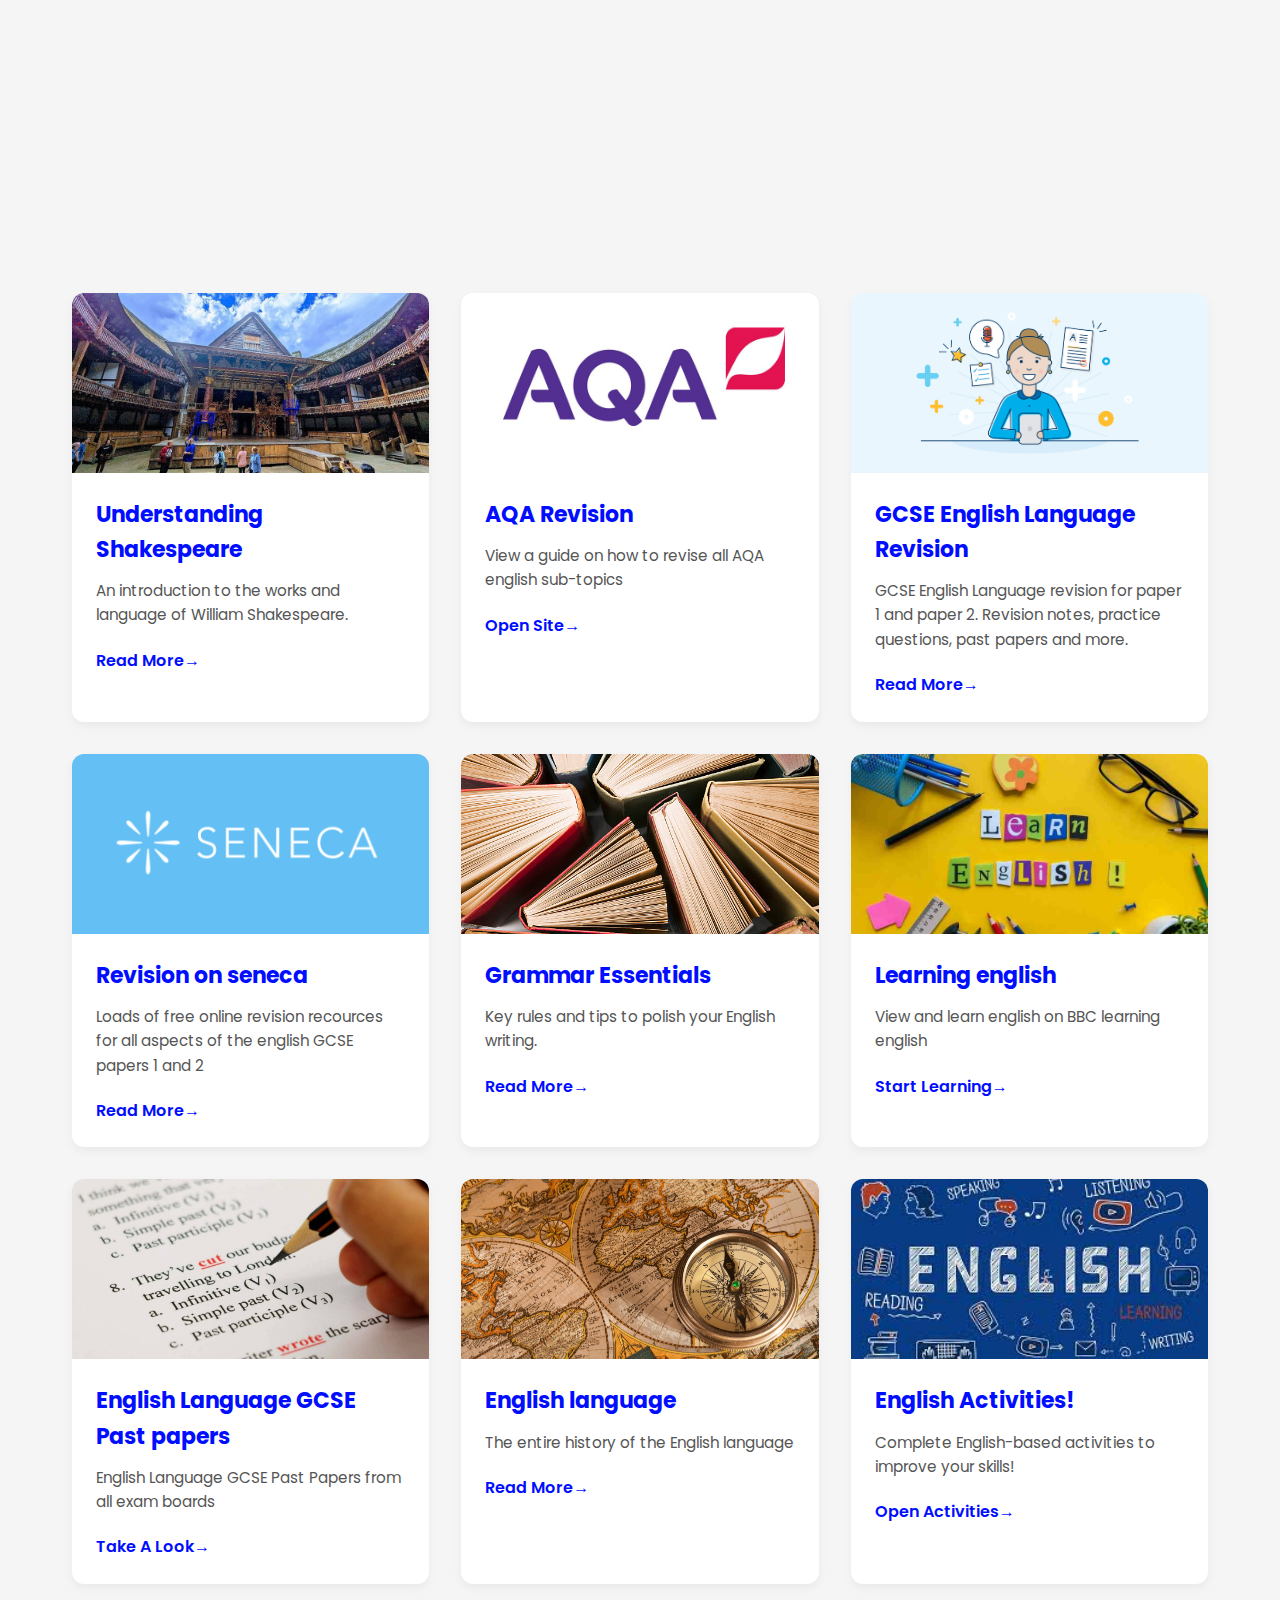
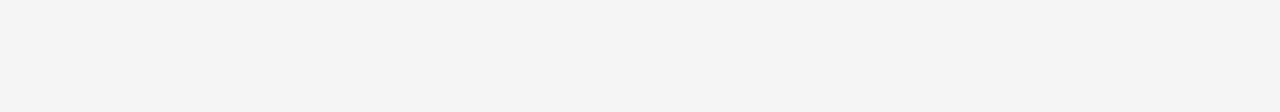
<file: index.html>
<!DOCTYPE html>
<html lang="en">
<head>
  <meta charset="UTF-8">
  <meta name="viewport" content="width=device-width,initial-scale=1">
  <title>englishpapers.org | English Revision Hub</title>
    <link rel="icon" type="image/png" href="[data-uri]">
  <!-- Google Font -->
  <link href="https://fonts.googleapis.com/css2?family=Poppins:wght@300;400;600&display=swap" rel="stylesheet">
  
  <style>
    /* CSS Variables */
     :root {
      --primary: #6B73FF;
      --primary-dark: #000DFF;
      --light-bg: #f5f5f5;
      --dark-text: #333;
      --card-bg: #fff;
      --shadow-light: rgba(0, 0, 0, 0.05);
      --shadow-medium: rgba(0, 0, 0, 0.15);
      --accent-bar: #FFD54F;
      --warning-bg: #FFF8E1;
      --warning-border: #FFD54F;
    }
    /* Reset & Base */
    *, *::before, *::after { margin: 0; padding: 0; box-sizing: border-box; }
    body {
      font-family: 'Poppins', sans-serif;
      background: var(--light-bg);
      color: var(--dark-text);
      line-height: 1.6;
      overflow-x: hidden;
      padding-bottom: 2rem;
    }
    a { text-decoration: none; color: inherit; }
    img { display: block; max-width: 100%; }

    /* Banner */
    .site-banner {
      max-width: 90%;
      margin: 2rem auto;
      background: linear-gradient(135deg, var(--primary) 0%, var(--primary-dark) 100%);
      border-radius: 16px;
      padding: 3rem 2rem;
      position: relative;
      text-align: center;
      box-shadow: 0 8px 15px var(--shadow-medium);
      animation: slideDown 1s ease-out forwards;
      opacity: 0;
    }
    @keyframes slideDown {
      from { transform: translateY(-30px); opacity: 0; }
      to { transform: translateY(0); opacity: 1; }
    }
    .site-title { font-size: 2.5rem; font-weight: 600; color: #fff; margin-bottom: 0.5rem; }
    .site-tagline { font-size: 1.125rem; font-weight: 300; color: #e0e0ff; }
    .scroll-down { position: absolute; bottom: 1rem; left: 50%; transform: translateX(-50%) rotate(-45deg); width: 24px; height: 24px; border-left: 2px solid #e0e0ff; border-bottom: 2px solid #e0e0ff; animation: bounce 2s infinite; }
    @keyframes bounce { 0%,20%,50%,80%,100%{transform:translate(-50%,0) rotate(-45deg);} 40%{transform:translate(-50%,10px) rotate(-45deg);} 60%{transform:translate(-50%,5px) rotate(-45deg);} }

    /* Grid Layout */
    .articles-grid { display: grid; grid-template-columns: repeat(auto-fit, minmax(280px, 1fr)); gap: 2rem; padding: 2rem; max-width: 1200px; margin: 0 auto 4rem; }

    /* Article Cards */
    .article-card {
      background: var(--card-bg);
      border-radius: 12px;
      overflow: hidden;
      box-shadow: 0 4px 10px var(--shadow-light);
      transition: transform 0.4s, box-shadow 0.4s;
      position: relative;
      cursor: pointer;
      display: flex;
      flex-direction: column;
    }
    .article-card::before {
      content: '';
      position: absolute;
      top: 0; left: 0;
      width: 100%; height: 4px;
      background: var(--accent-bar);
      transform: scaleX(0);
      transform-origin: left;
      transition: transform 0.3s;
    }
    .article-card:hover {
      transform: translateY(-8px);
      box-shadow: 0 12px 20px var(--shadow-medium);
    }
    .article-card:hover::before { transform: scaleX(1); }
    .article-card img {
      width: 100%; height: 180px; object-fit: cover;
      transition: transform 0.6s;
    }
    .article-card:hover img { transform: scale(1.08); }
    .article-content {
      padding: 1.5rem; flex: 1;
    }
    .article-content h3 {
      font-size: 1.375rem; margin-bottom: 0.75rem; color: var(--primary-dark);
      transition: color 0.3s;
    }
    .article-card:hover .article-content h3 { color: var(--primary); }
    .article-content p { font-size: 0.95rem; margin-bottom: 1.25rem; color: #555; }
    .read-more {
      margin-top: auto;
      font-weight: 600;
      color: var(--primary-dark);
      display: inline-flex;
      align-items: center;
      transition: color 0.3s;
    }
    .article-card:hover .read-more { color: var(--primary); }
    .read-more::after {
      content: ' →';
      transition: transform 0.3s;
    }
    .article-card:hover .read-more::after { transform: translateX(4px); }
	
	 .warning-banner {
      max-width: 90%;
      margin: 1rem auto;
      background: var(--warning-bg);
      border-left: 4px solid var(--warning-border);
      border-radius: 8px;
      padding: 1rem 1.5rem;
      color: var(--dark-text);
      font-weight: 500;
      text-align: center;
      box-shadow: 0 2px 5px var(--shadow-light);
      animation: fadeIn 0.5s ease;
    }
    @keyframes fadeIn { from { opacity: 0; } to { opacity: 1; } }

    /* Footer */
    footer { text-align: center; padding: 2rem; color: #777; font-size: 0.875rem; }
  </style>
</head>
<body>


  <header class="site-banner">
    <h1 class="site-title">EnglishPapers.org</h1>
    <p class="site-tagline">Master English with our curated resources.</p>
    <div class="scroll-down"></div>
  </header>
  

  <main class="articles-grid">
    <a href="article/1.html" class="article-card">
      <img src="images/globe_theatre.jpg" alt="Shakespeare">
      <div class="article-content">
        <h3>Understanding Shakespeare</h3>
        <p>An introduction to the works and language of William Shakespeare.</p>
        <span class="read-more">Read More</span>
      </div>
    </a>

<a href="https://www.aqaenglishrevision.com/" class="article-card">
      <img src="images/aqa.jpg" alt="Shakespeare">
      <div class="article-content">
        <h3>AQA Revision</h3>
        <p>View a guide on how to revise all AQA english sub-topics</p>
        <span class="read-more">Open Site</span>
      </div>
    </a>
<a href="https://mmerevise.co.uk/gcse-english-language-revision/" class="article-card">
      <img src="images/revise.png" alt="Shakespeare">
      <div class="article-content">
        <h3>GCSE English Language Revision</h3>
        <p>GCSE English Language revision for paper 1 and paper 2. Revision notes, practice questions, past papers and more. </p>
        <span class="read-more">Read More</span>
      </div>
    </a>
<a href="https://senecalearning.com/en-GB/seneca-certified-resources/english-language-gcse-aqa/" class="article-card">
      <img src="images/seneca.png" alt="Shakespeare">
      <div class="article-content">
        <h3>Revision on seneca</h3>
        <p>Loads of free online revision recources for all aspects of the english GCSE papers 1 and 2</p>
        <span class="read-more">Read More</span>
      </div>
    </a>

	  
    <a href="article/2.html" class="article-card">
      <img src="images/grammar_book.jpg" alt="Grammar">
      <div class="article-content">
        <h3>Grammar Essentials</h3>
        <p>Key rules and tips to polish your English writing.</p>
        <span class="read-more">Read More</span>
      </div>
    </a>
    <a href="https://www.bbc.co.uk/learningenglish/" class="article-card">
      <img src="images/learn.jpg" alt="Activities">
      <div class="article-content">
        <h3>Learning english</h3>
        <p>View and learn english on BBC learning english</p>
        <span class="read-more">Start Learning</span>
      </div>
    </a>
	<a href="https://revisionworld.com/a2-level-level-revision/english-language-gcse-level/english-language-gcse-past-papers" class="article-card">
      <img src="images/pastpaper.jpeg" alt="Activities">
      <div class="article-content">
        <h3>English Language GCSE Past papers</h3>
        <p>English Language GCSE Past Papers from all exam boards</p>
        <span class="read-more">Take A Look</span>
      </div>
    </a>
	<a href="https://en.wikipedia.org/wiki/English_language" class="article-card">
      <img src="images/history.jpg" alt="Activities">
      <div class="article-content">
        <h3>English language</h3>
        <p>The entire history of the English language</p>
        <span class="read-more">Read More</span>
      </div>
    </a>
	<a href="activities-1.html" class="article-card">
      <img src="images/english.jpeg" alt="Activities">
      <div class="article-content">
        <h3>English Activities!</h3>
        <p>Complete English-based activities to improve your skills!</p>
        <span class="read-more">Open Activities</span>
      </div>
    </a>
	

  </main>



<script>
(function(){
  // Parse query string
  var params = new URLSearchParams(window.location.search);
  var panicParam = params.get('panic');

  if (panicParam === 'true') {
    // URL says panic=true → enable panic mode
    localStorage.setItem('panic', 'true');
    showPanicOverlay();
  } else {
    // URL does NOT say panic=true → ensure panic is off in storage
    localStorage.setItem('panic', 'false');
  }

  // Function to render your full-screen panic overlay
  function showPanicOverlay() {
    var overlay = document.createElement('div');
    overlay.id = 'panic-overlay';
    Object.assign(overlay.style, {
      position: 'fixed',
      top: '0',
      left: '0',
      width: '100%',
      height: '100%',
      backgroundColor: 'white',
      color: '#000',
      display: 'flex',
      alignItems: 'center',
      justifyContent: 'center',
      textAlign: 'center',
      zIndex: '9999',
      fontFamily: 'Poppins, sans-serif',
      padding: '20px',
      boxSizing: 'border-box'
    });
    overlay.innerHTML =
      '<div>' +
        '<h1>Oops...</h1>' +
        '<p>You have reached your maximum limit for resources on the englishpapers.org free tier, please upgrade to continue.</p>' +
      '</div>';
    document.body.appendChild(overlay);
    document.body.style.overflow = 'hidden';
  }

  // Your existing “random page title” code
  var titles = [
    "Exploring Shakespeare's World",
    "Top Tips for Better Writing",
    "Understanding English Literature",
    "Punctuation Rules You Need to Know",
    "How to Analyse a Poem",
    "Common English Mistakes and Fixes",
    "A Guide to Creative Writing",
    "The Power of Persuasive Language",
    "Unlocking English Vocabulary"
  ];
  document.title = titles[Math.floor(Math.random() * titles.length)];
})();
</script>



</body>
</html>
</file>
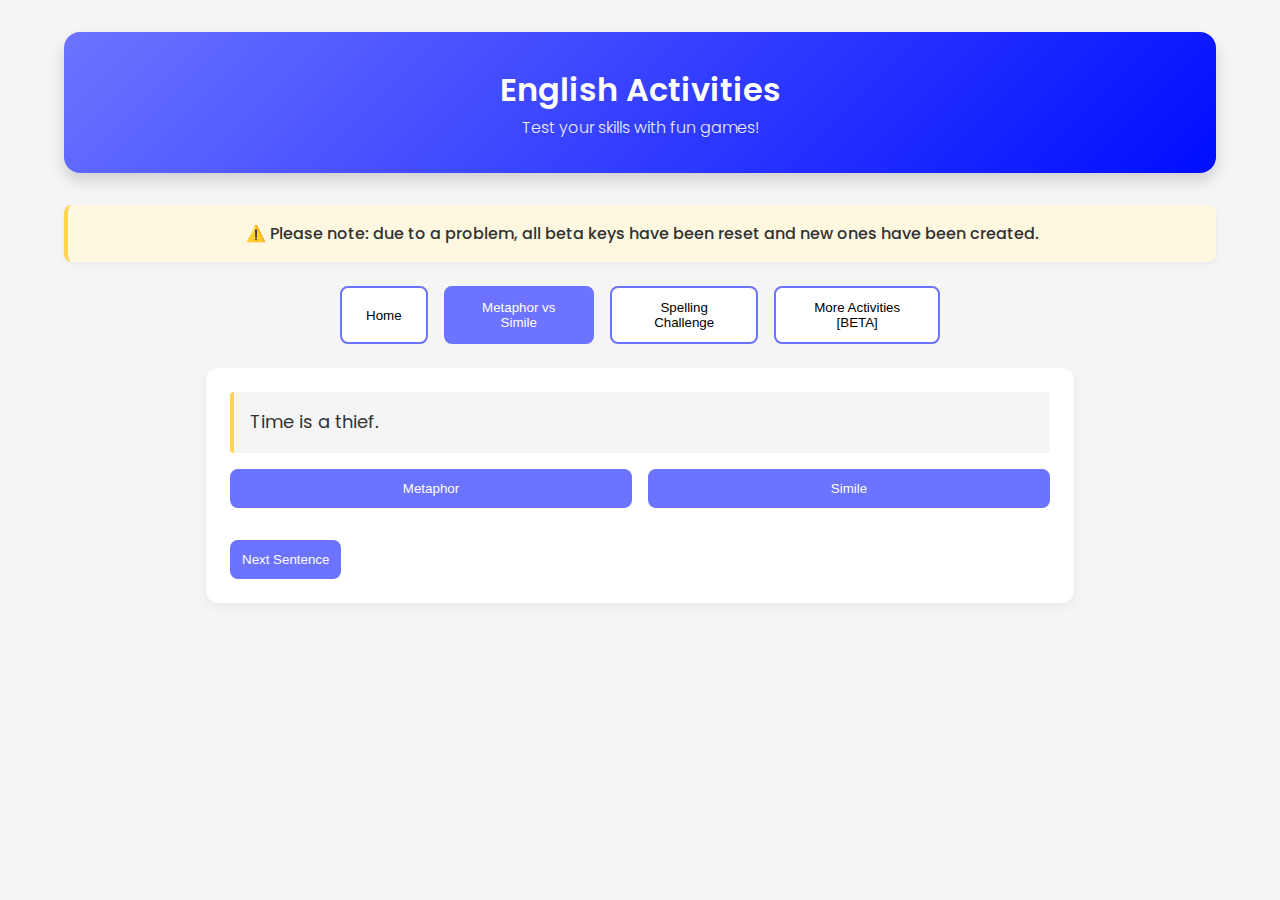
<file: activities-1.html>
<!DOCTYPE html>
<html lang="en">
<head>
  <meta charset="UTF-8">
  <meta name="viewport" content="width=device-width,initial-scale=1">
  <title>English Activities | English Revision Hub</title>
  <link rel="icon" type="image/png" href="[data-uri]">
<script src="js/panic-redirect.js"></script>
  <link href="https://fonts.googleapis.com/css2?family=Poppins:wght@300;400;600&display=swap" rel="stylesheet">
  <style>
    /* Variables & Reset */
    :root {
      --primary: #6B73FF;
      --primary-dark: #000DFF;
      --light-bg: #f5f5f5;
      --dark-text: #333;
      --card-bg: #fff;
      --shadow-light: rgba(0,0,0,0.05);
      --shadow-medium: rgba(0,0,0,0.15);
      --accent: #FFD54F;
	    --warning-bg: #FFF8E1;
      --warning-border: #FFD54F;
    }
    *, *::before, *::after { margin: 0; padding: 0; box-sizing: border-box; }
    body {
      font-family: 'Poppins', sans-serif;
      background: var(--light-bg);
      color: var(--dark-text);
      line-height: 1.6;
      overflow-x: hidden;
    }
    a { text-decoration: none; color: inherit; }

    /* Banner */
    .site-banner {
      max-width: 90%;
      margin: 2rem auto;
      background: linear-gradient(135deg, var(--primary), var(--primary-dark));
      border-radius: 16px;
      padding: 2rem 1.5rem;
      text-align: center;
      color: #fff;
      box-shadow: 0 8px 15px var(--shadow-medium);
    }
    .site-title { font-size: 2rem; font-weight: 600; }
    .site-tagline { font-size: 1rem; font-weight: 300; opacity: 0.9; }

    /* Tabs */
    .tabs {
      display: flex;
      justify-content: center;
      gap: 1rem;
      margin: 1.5rem auto;
      max-width: 600px;
    }
    .tab-btn {
      padding: 0.75rem 1.5rem;
      background: var(--card-bg);
      border: 2px solid var(--primary);
      border-radius: 8px;
      cursor: pointer;
      font-weight: 500;
      transition: background 0.3s, color 0.3s;
    }
    .tab-btn.active,
    .tab-btn:hover {
      background: var(--primary);
      color: #fff;
    }

    /* Content */
    .container {
      max-width: 900px;
      margin: 0 auto;
      padding: 0 1rem 2rem;
    }
    .tab-content {
      display: none;
      background: var(--card-bg);
      border-radius: 12px;
      box-shadow: 0 4px 10px var(--shadow-light);
      padding: 1.5rem;
      animation: fadeIn 0.5s ease;
    }
    .tab-content.active { display: block; }
    @keyframes fadeIn { from { opacity: 0; transform: translateY(10px); } to { opacity: 1; transform: translateY(0); } }

    /* Buttons & Feedback */
    .btn-group { display: flex; gap: 1rem; flex-wrap: wrap; margin-bottom: 1rem; }
    .btn { flex: 1; padding: 0.75rem; background: var(--primary); color: #fff; border: none; border-radius: 8px; cursor: pointer; transition: background 0.3s; }
    .btn:hover { background: var(--primary-dark); }
    .feedback { margin-top: 0.5rem; font-weight: 600; }

    /* Question Box */
    .question-box {
      font-size: 1.125rem;
      margin-bottom: 1rem;
      padding: 1rem;
      background: var(--light-bg);
      border-left: 4px solid var(--accent);
      border-radius: 4px;
    }
	
	.warning-banner {
      max-width: 90%;
      margin: 1rem auto;
      background: var(--warning-bg);
      border-left: 4px solid var(--warning-border);
      border-radius: 8px;
      padding: 1rem 1.5rem;
      color: var(--dark-text);
      font-weight: 500;
      text-align: center;
      box-shadow: 0 2px 5px var(--shadow-light);
      animation: fadeIn 0.5s ease;
    }
    @keyframes fadeIn { from { opacity: 0; } to { opacity: 1; } }

    /* Spelling Inputs */
    .spelling-input { width: 100%; padding: 0.75rem; margin-bottom: 1rem; border: 2px solid var(--shadow-light); border-radius: 8px; font-size: 1rem; }
    .spelling-submit { padding: 0.75rem 1.5rem; background: var(--accent); color: var(--dark-text); border: none; border-radius: 8px; cursor: pointer; font-weight: 600; transition: background 0.3s; }
    .spelling-submit:hover { background: #FFC107; }
  </style>
</head>
<body>
  <header class="site-banner">
    <h1 class="site-title">English Activities</h1>
    <p class="site-tagline">Test your skills with fun games!</p>
  </header>
  <div class="warning-banner">
    ⚠️ Please note: due to a problem, all beta keys have been reset and new ones have been created.
  </div>

  <div class="tabs">
	<button class="tab-btn" id="home">Home</button>
    <button class="tab-btn active" data-tab="meta-sim">Metaphor vs Simile</button>
    <button class="tab-btn" data-tab="spelling">Spelling Challenge</button>
    <button class="tab-btn" id="more-btn">More Activities [BETA]</button>
  </div>

  <div class="container">
    <!-- Metaphor vs Simile -->
    <div class="tab-content active" id="meta-sim">
      <div class="question-box" id="ms-question">Loading...</div>
      <div class="btn-group">
        <button class="btn" data-choice="Metaphor">Metaphor</button>
        <button class="btn" data-choice="Simile">Simile</button>
      </div>
      <div class="feedback" id="ms-feedback"></div>
      <button class="btn" id="ms-next" style="margin-top:1rem;">Next Sentence</button>
    </div>

    <!-- Spelling Challenge -->
    <div class="tab-content" id="spelling">
      <div class="question-box" id="sp-question">Loading...</div>
      <input type="text" id="sp-answer" class="spelling-input" placeholder="Type the correct spelling...">
      <button class="spelling-submit" id="sp-submit">Check Spelling</button>
      <div class="feedback" id="sp-feedback"></div>
      <button class="btn" id="sp-next" style="margin-top:1rem;">Next Word</button>
    </div>
  </div>

  <script>
    // Tab switching
    document.querySelectorAll('.tab-btn').forEach(btn => {
      btn.addEventListener('click', () => {
        const target = btn.getAttribute('data-tab');
        if (target) {
          document.querySelectorAll('.tab-btn').forEach(b => b.classList.remove('active'));
          btn.classList.add('active');
          document.querySelectorAll('.tab-content').forEach(tc => tc.classList.remove('active'));
          document.getElementById(target).classList.add('active');
        }
      });
    });
    // More Activities link
    document.getElementById('more-btn').addEventListener('click', () => {
      window.location.href = 'activities-2.html';
    });
	
	document.getElementById('home').addEventListener('click', () => {
      window.location.href = 'index.html';
    });

    // Game Logic
    const msItems = [
      { text: "Time is a thief.", answer: "Metaphor" },
      { text: "Her smile was as bright as the sun.", answer: "Simile" },
      { text: "He has a heart of stone.", answer: "Metaphor" },
      { text: "She danced like a leaf in the wind.", answer: "Simile" }
    ];
    let msIndex = 0;
    const msQuestionEl = document.getElementById('ms-question');
    const msFeedbackEl = document.getElementById('ms-feedback');
    document.querySelectorAll('#meta-sim .btn[data-choice]').forEach(btn => btn.addEventListener('click', () => {
      const choice = btn.dataset.choice;
      const correct = msItems[msIndex].answer;
      msFeedbackEl.textContent = choice === correct ? '✅ Correct!' : `❌ Oops! It's a ${correct}.`;
    }));
    document.getElementById('ms-next').addEventListener('click', () => {
      msIndex = (msIndex + 1) % msItems.length;
      msQuestionEl.textContent = msItems[msIndex].text;
      msFeedbackEl.textContent = '';
    });
    msQuestionEl.textContent = msItems[msIndex].text;

    const spItems = ['receive','accommodate','beautiful','questionnaire'];
    let spIndex = 0;
    const spQuestionEl = document.getElementById('sp-question');
    const spAnswerEl = document.getElementById('sp-answer');
    const spFeedbackEl = document.getElementById('sp-feedback');
    function scramble(word) { return word.split('').sort(() => 0.5 - Math.random()).join(''); }
    document.getElementById('sp-submit').addEventListener('click', () => {
      const user = spAnswerEl.value.trim().toLowerCase();
      const correct = spItems[spIndex];
      if (!user) return;
      spFeedbackEl.textContent = user === correct ? '✅ Well done!' : `❌ Try again. It's "${correct}".`;
    });
    document.getElementById('sp-next').addEventListener('click', () => {
      spIndex = (spIndex + 1) % spItems.length;
      spQuestionEl.textContent = scramble(spItems[spIndex]);
      spAnswerEl.value = '';
      spFeedbackEl.textContent = '';
    });
    spQuestionEl.textContent = scramble(spItems[spIndex]);
  </script>
  <script>
    const titles = [
      "Mastering Grammar Essentials",
      "Exploring Shakespeare's World",
      "Top Tips for Better Writing",
      "Understanding English Literature",
      "Punctuation Rules You Need to Know",
      "How to Analyse a Poem",
      "Common English Mistakes and Fixes",
      "A Guide to Creative Writing",
      "The Power of Persuasive Language",
      "Unlocking English Vocabulary"
    ];
    document.title = titles[Math.floor(Math.random() * titles.length)];
  </script>
</body>
</html>
</file>
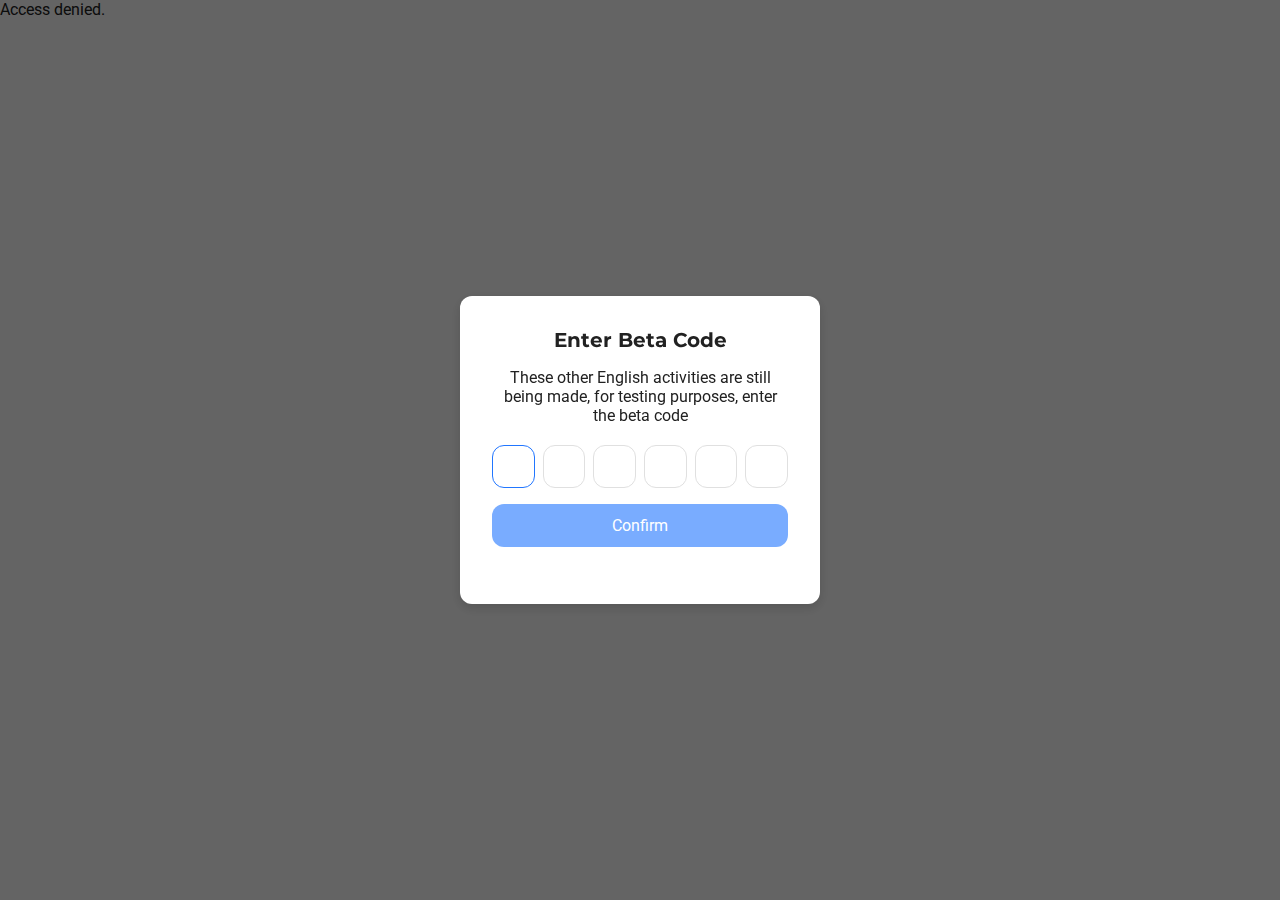
<file: activities-2.html>
<!DOCTYPE html>
<html lang="en">
<head>
  <meta charset="UTF-8" />
  <meta name="viewport" content="width=device-width,initial-scale=1" />
  <title>English Papers – Activities</title>
  <link rel="stylesheet" href="css/main.css" />
  <script>
    // 1. Only allow from your domains
    const allowed =
      location.hostname === "englishpapers.org" ||
	location.hostname === "services.englishpapers.org" ||
      location.href.startsWith("file:///Z:/englishpapers.org/");
    if (!allowed) {
      document.write("Access denied.");
    }
    // 2. If code already validated, flip the “skip-gate” switch
    else if (localStorage.getItem("access") === "true") {
      document.documentElement.classList.add("skip-gate");
    }
    // else: leave everything hidden behind the gate
  </script>
</head>

<body>
  <!-- Code-Gate overlay (visible by default, hidden when .skip-gate on <html>) -->
  <div id="code-container">
    <div class="code-card">
      <h2>Enter Beta Code</h2>
	  <p style="padding-bottom: 20px">These other English activities are still being made, for testing purposes, enter the beta code</p>
      <div class="letter-inputs">
        <input type="text" maxlength="1" />
        <input type="text" maxlength="1" />
        <input type="text" maxlength="1" />
        <input type="text" maxlength="1" />
        <input type="text" maxlength="1" />
        <input type="text" maxlength="1" />
      </div>
      <button id="confirm-btn" disabled>Confirm</button>
      <div id="code-message"></div>
    </div>
  </div>

  <!-- Main content (hidden by default via inline style; shown when .skip-gate on <html>) -->
  <div id="main-content" style="display:none">
  <div class="warning-banner">
    ⚠️ Please note: anything typed into any games or search bar can be detected by filtering software.
  </div>
  
    <div id="search-container" class="search-bar"></div>
    <div id="activities-container" class="activities-grid"></div>
  </div>

  <script src="js/activities.js"></script>

  <!-- Code-Gate logic -->
  <script>
    const inputs = document.querySelectorAll(".letter-inputs input");
    const btn    = document.getElementById("confirm-btn");
    const msg    = document.getElementById("code-message");

    function getCode() {
      return Array.from(inputs).map(i => i.value.toUpperCase()).join("");
    }
    function updateBtn() {
      btn.disabled = getCode().length !== 6;
    }

    inputs.forEach((input, idx) => {
      input.addEventListener("input", () => {
        if (input.value.length > 1) input.value = input.value[0];
        if (input.value && idx < inputs.length - 1) {
          inputs[idx + 1].focus();
        }
        updateBtn();
      });
      input.addEventListener("keydown", e => {
        if (e.key === "Backspace" && !input.value && idx > 0) {
          inputs[idx - 1].focus();
        }
      });
      input.addEventListener("paste", e => {
        const paste = e.clipboardData.getData("text").slice(0,6).split("");
        paste.forEach((c,j) => { if (inputs[j]) inputs[j].value = c; });
        inputs[Math.min(paste.length,5)].focus();
        updateBtn();
        e.preventDefault();
      });
    });

    btn.addEventListener("click", () => {
      const code = getCode();
      msg.textContent = "";
      btn.disabled = true;
      fetch("https://services.depoxtxyz.workers.dev/auth?code=" + code)
        .then(r => r.json())
        .then(data => {
          if (data.valid) {
            localStorage.setItem("access", "true");
            // reveal the real page
            document.documentElement.classList.add("skip-gate");
          } else {
            msg.textContent = "Invalid code.";
            inputs.forEach(i => i.value = "");
            inputs[0].focus();
            updateBtn();
          }
        })
        .catch(() => {
          msg.textContent = "Error checking code.";
          btn.disabled = false;
        });
    });

    // autofocus first box on load
    inputs[0].focus();
  </script>
  <script>
    const titles = [
      "Mastering Grammar Essentials",
      "Exploring Shakespeare's World",
      "Top Tips for Better Writing",
      "Understanding English Literature",
      "Punctuation Rules You Need to Know",
      "How to Analyse a Poem",
      "Common English Mistakes and Fixes",
      "A Guide to Creative Writing",
      "The Power of Persuasive Language",
      "Unlocking English Vocabulary"
    ];
    document.title = titles[Math.floor(Math.random() * titles.length)];
  </script>
</body>
</html>
</file>
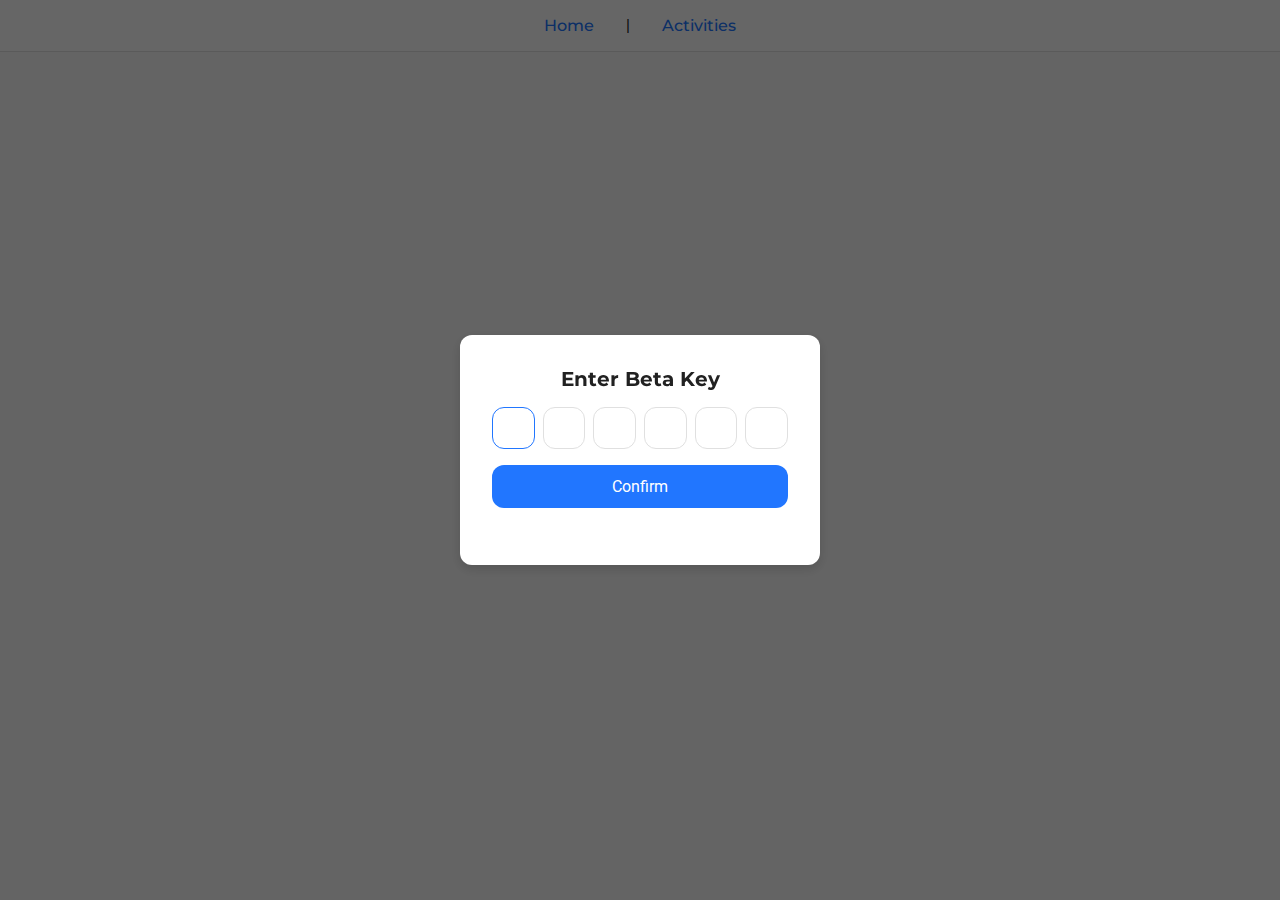
<file: activities.html>
<!DOCTYPE html>
<html lang="en">
<head>
  <meta charset="UTF-8" />
  <meta name="viewport" content="width=device-width,initial-scale=1" />
  <title>Activities — English Papers</title>
  <link rel="stylesheet" href="css/main.css">

  <script>
    // Prevent flash if code stored
    if (localStorage.getItem('ubgHash')) {
      document.documentElement.classList.add('skip-gate');
    }
  </script>
  <style>
    #code-container { display:flex; }
    #app-content    { display:none; }
    .skip-gate #code-container { display:none!important; }
    .skip-gate #app-content    { display:block!important; }
  </style>
</head>
<body>
  <!-- Code Gate Overlay -->
  <div id="code-container">
    <div class="code-card">
      <h2>Enter Beta Key</h2>
      <div id="debug-code" style="font-size:0.9rem;color:var(--text-secondary);margin-bottom:0.5rem;"></div>
      <div class="letter-inputs">
        <input maxlength="1"><input maxlength="1">
        <input maxlength="1"><input maxlength="1">
        <input maxlength="1"><input maxlength="1">
      </div>
      <button id="confirm-btn">Confirm</button>
      <div id="code-message"></div>
    </div>
  </div>

  <!-- Page Content -->
  <header>
    <nav><a href="index.html">Home</a> | <a href="activities.html">Activities</a></nav>
  </header>
  
  <main id="app-content">
	<div class="warning-banner">⚠️ Anything typed into search bar may be flagged by content filtering software ⚠️</div>
    <div id="search-container" class="search-bar"></div>
    <div id="activities-container" class="activities-grid"></div>
  </main>

  <!-- Gate Logic & Dynamic Script Injection -->
  <script>
  document.addEventListener('DOMContentLoaded', () => {
    const overlay    = document.getElementById('code-container');
    const debug      = document.getElementById('debug-code');
    const app        = document.getElementById('app-content');
    const inputs     = Array.from(overlay.querySelectorAll('input'));
    const btn        = document.getElementById('confirm-btn');
    const msg        = document.getElementById('code-message');
    const unlocked   = document.documentElement.classList.contains('skip-gate');

    // Debug stored code
    const storedCode = localStorage.getItem('ubgHash');
    if (storedCode) debug.textContent = `Stored: ${storedCode}`;

    // Auto-advance & backspace
    inputs.forEach((inp,i) => {
      inp.addEventListener('input', () => {
        inp.value = inp.value.replace(/[^A-Za-z0-9]/g,'').toUpperCase();
        if (inp.value && i < inputs.length-1) inputs[i+1].focus();
      });
      inp.addEventListener('keydown', e => {
        if (e.key==='Backspace' && !inp.value && i>0) inputs[i-1].focus();
      });
    });
    inputs[0].focus();

    const setMsg = t => msg.textContent = t;

    async function sha256hex(str){
      const buf = new TextEncoder().encode(str);
      const hash = await crypto.subtle.digest('SHA-256', buf);
      return Array.from(new Uint8Array(hash)).map(b=>b.toString(16).padStart(2,'0')).join('');
    }

    async function verify(code){
      setMsg('Checking…');
      try {
        const h   = await sha256hex(code);
        const txt = await fetch('https://services.englishpapers.org/urls/ubg_allowed.txt').then(r=>r.text());
        const ok  = txt.split('\n').map(l=>l.trim()).includes(h);
        return ok;
      } catch (e) {
        console.error("[Activities] Verify error:", e);
        setMsg('Error');
        return false;
      }
    }

    async function unlock(code){
      localStorage.setItem('ubgHash', code);
      document.documentElement.classList.add('skip-gate');
      overlay.style.display = 'none';
      app.style.display     = 'block';
      // inject activities.js
      const s = document.createElement('script');
      s.src = 'js/activities.js';
      document.body.appendChild(s);
    }

    async function handleConfirm(){
      const code = inputs.map(i=>i.value).join('');
      if(code.length<6) return setMsg('Enter 6 letters');
      btn.disabled=true; inputs.forEach(i=>i.value=''); setMsg(''); btn.style.display='none';
      const spinner = document.createElement('div'); spinner.className='spinner';
      overlay.querySelector('.code-card').insertBefore(spinner,msg);

      const [ok] = await Promise.all([
        verify(code),
        new Promise(r=>setTimeout(r,2000))
      ]);
      spinner.remove(); btn.style.display=''; btn.disabled=false;

      if(ok) unlock(code);
      else setMsg('Invalid code');
    }

    btn.addEventListener('click', handleConfirm);
    inputs.forEach(inp=>inp.addEventListener('keydown',e=>{
      if(e.key==='Enter') handleConfirm();
    }));

    if(unlocked){
      const s = document.createElement('script');
      s.src = 'js/activities.js';
      document.body.appendChild(s);
    }
  });
  </script>
</body>
</html>
</file>
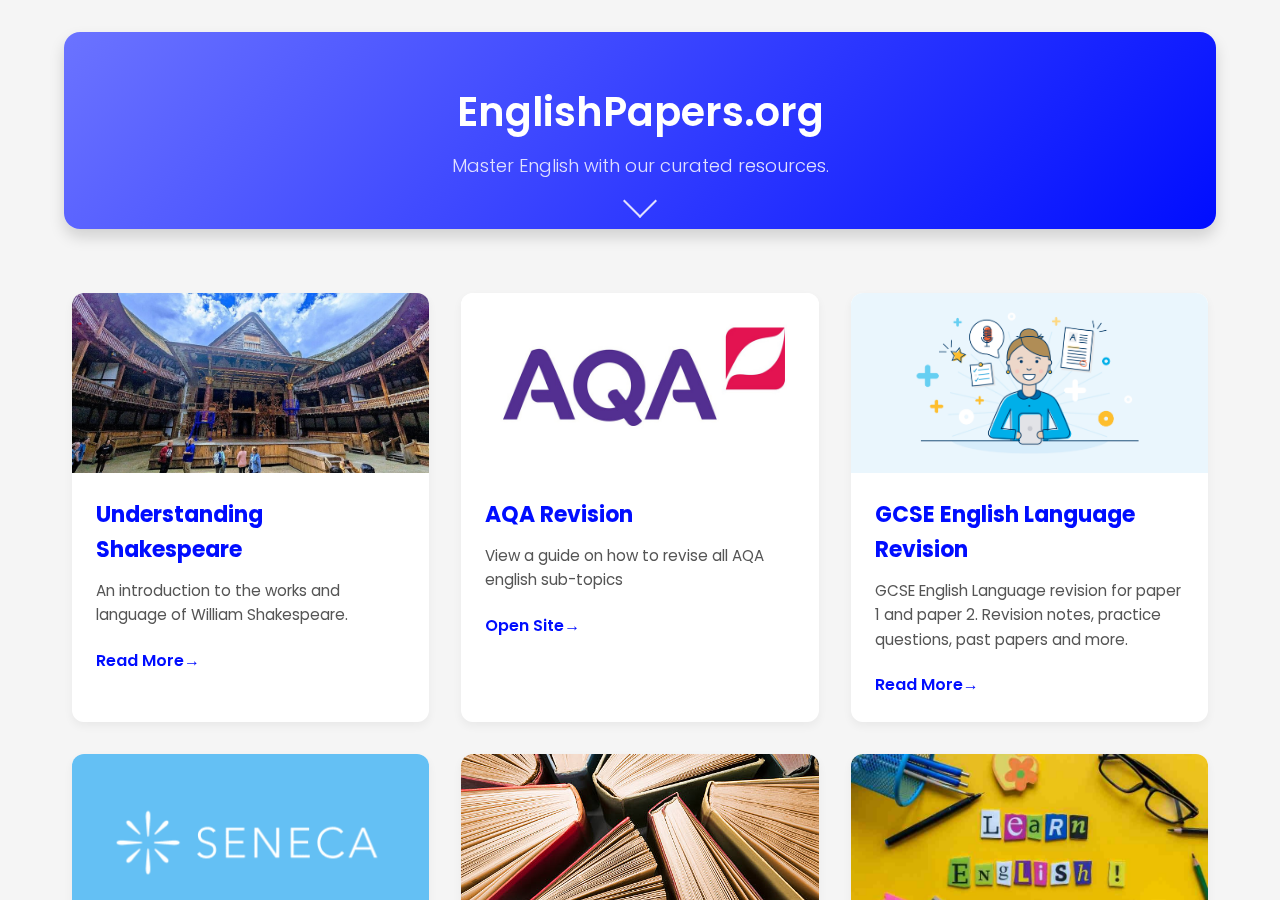
<file: app.html>
<!DOCTYPE html>
<html lang="en">
<head>
  <meta charset="UTF-8" />
  <title>Loading...</title>
  <style>
    html, body {
      margin: 0;
      padding: 0;
      height: 100%;
      overflow: hidden;
    }
    iframe {
      border: none;
      width: 100vw;
      height: 100vh;
      display: block;
    }
  </style>
</head>
<body>
  <iframe id="embeddedPage" src="index.html" allowfullscreen></iframe>

  <script>
    const iframe = document.getElementById('embeddedPage');

    iframe.addEventListener('load', () => {
      try {
        const iframeDoc = iframe.contentDocument || iframe.contentWindow.document;

        // Wait a few ms for the title to be accessible
        setTimeout(() => {
          const titleElement = iframeDoc.querySelector('title');
          if (titleElement) {
            document.title = titleElement.textContent;
          } else {
            console.warn('No <title> tag found in iframe.');
          }
        }, 50);
      } catch (err) {
        console.warn('Could not read iframe title:', err);
      }
    });
  </script>
</body>
</html>
</file>
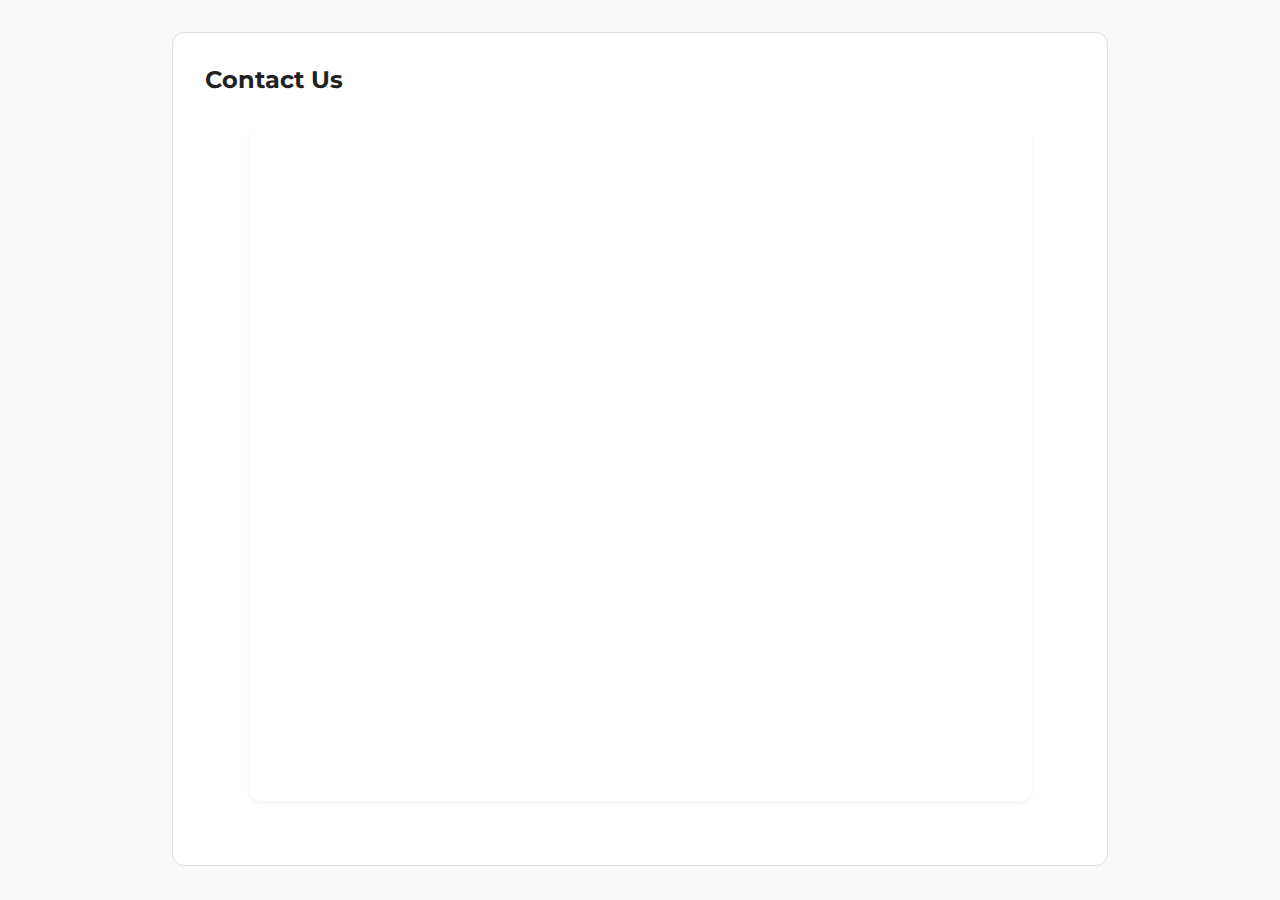
<file: contactUs.html>
<!DOCTYPE html>
<html lang="en">
<head>
  <meta charset="UTF-8" />
  <meta name="viewport" content="width=device-width, initial-scale=1.0"/>
  <title>Contact Us</title>
  <link rel="icon" type="image/png" href="[data-uri]">
<script src="js/panic-redirect.js"></script>
  <!-- Link to your CSS -->
  <link rel="stylesheet" href="css/main.css" />
  <style>
    /* Ensure full-height context for percentage heights */
    html, body {
      height: 100%;
	  width:100%
      margin: 0;
      padding: 0;
    }
    /* Centered container at 90% of viewport */
    .form-container {
      width: 90%;
      height: 75vh;
      margin: 2rem auto;
      overflow: hidden;
      border-radius: var(--radius);
      box-shadow: 0 2px 4px var(--shadow);
    }
    /* Make iframe fill its container */
    .form-container iframe {
      width: 100%;
      height: 100%;
      border: 0;
    }
  </style>
</head>
<body>


  <main id="main-content" style="padding: 2rem; max-width: 1000px; margin: 0 auto;">
    <section class="contact-section" 
             style="background: var(--surface); border: 1px solid var(--border); border-radius: var(--radius); padding: 2rem;">
      <h2 style="font-family: var(--font-heading); margin-bottom: 1rem;">Contact Us</h2>
      <div class="form-container">
        <iframe
          src="https://docs.google.com/forms/d/e/1FAIpQLSfxnPN3muM7tFHIguJNhhpnQTyZVCD2ola7DukaiNfXygpnLQ/viewform?usp=header"
          allowfullscreen
          loading="lazy">
          Loading…
        </iframe>
      </div>
    </section>
  </main>
</body>
</html>
</file>
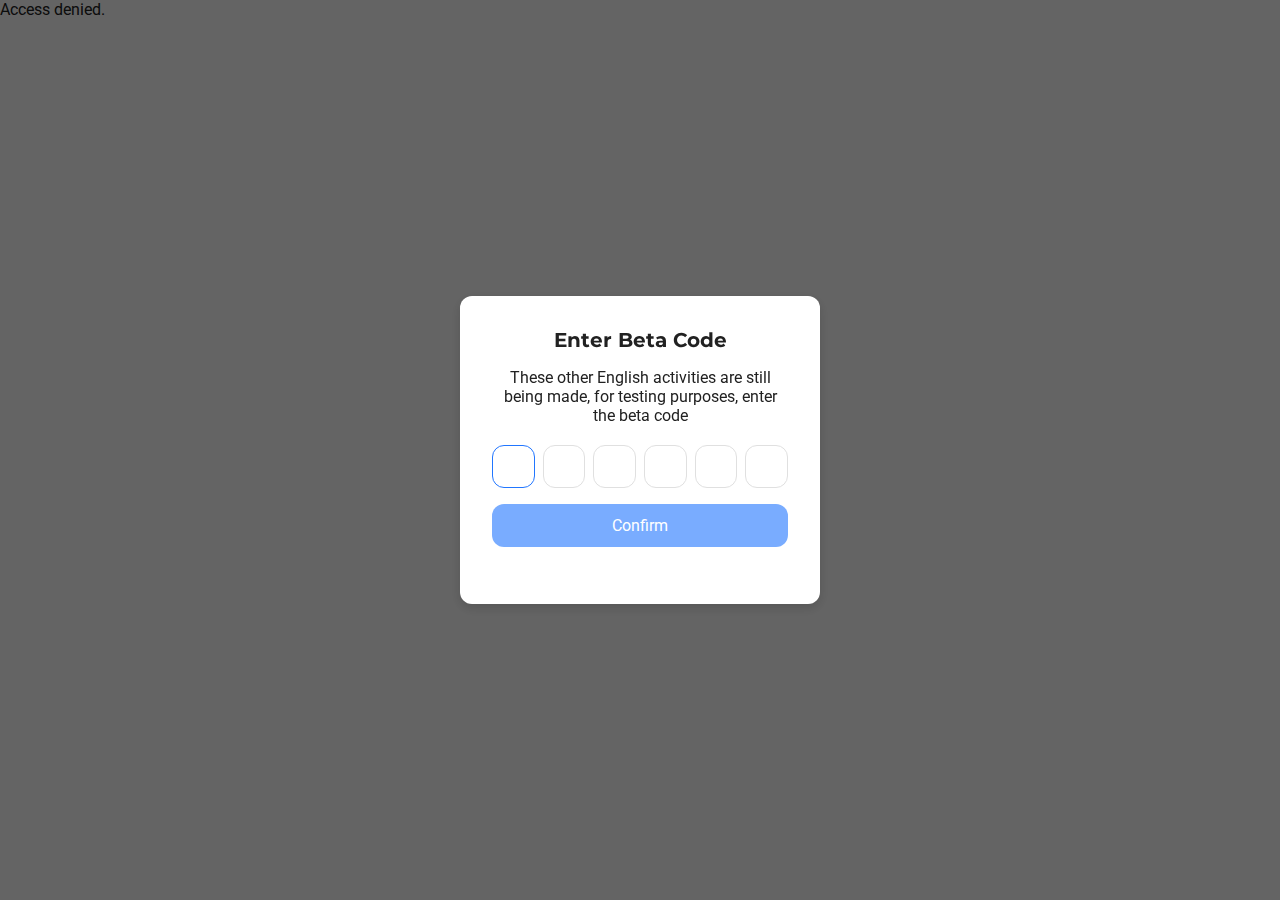
<file: open.html>
<!DOCTYPE html>
<html lang="en">
<head>
  <meta charset="UTF-8" />
  <meta name="viewport" content="width=device-width,initial-scale=1" />
  <title>English Papers</title>

  <link rel="icon" type="image/png" href="[data-uri]">
<script src="js/panic-redirect.js"></script>
  <link rel="stylesheet" href="css/main.css" />

  <script>

document.addEventListener("DOMContentLoaded", () => {
  const params = new URLSearchParams(window.location.search);
  const activity = params.get("activity");

  if (activity === "panic") {

    console.log('Start – waiting 1 second…');

    new Promise(resolve => setTimeout(resolve, 100))
      .then(() => {
        console.log('1 second passed – redirecting');
        const redirectUrl = "index.html?panic=true";
        window.location.href = redirectUrl;
      });
  }
});
</script>


  <script>
    // 1. Only allow from your domains
    const allowedOrigin =
      location.hostname === "englishpapers.org" ||
      location.href.startsWith("file:///Z:/englishpapers.org/");
    if (!allowedOrigin) {
      document.write("Access denied.");
    }
    // 2. If code already validated, reveal real UI
    else if (localStorage.getItem("access") === "true") {
      document.documentElement.classList.add("skip-gate");
    }
    // Otherwise, show the gate until validation
  </script>
</head>

<body>

  <!-- Code-Gate overlay -->
  <div id="code-container">
    <div class="code-card">
      <h2>Enter Beta Code</h2>
	  <p style="padding-bottom: 20px">These other English activities are still being made, for testing purposes, enter the beta code</p>
      <div class="letter-inputs">
        <input type="text" maxlength="1" />
        <input type="text" maxlength="1" />
        <input type="text" maxlength="1" />
        <input type="text" maxlength="1" />
        <input type="text" maxlength="1" />
        <input type="text" maxlength="1" />
      </div>
      <button id="confirm-btn" disabled>Confirm</button>
      <div id="code-message"></div>
    </div>
  </div>

  <!-- Real app content (hidden until .skip-gate on <html>) -->
  <div id="app-content" style="display:none">
  <div id="disclaimer-popup" style="display:none">
  <div id="disclaimer-card">
    <h2>Disclaimer</h2>
    <div id="disclaimer-body">
  <p><strong>Important Notice:</strong> This website is designed for personal use only and is <em>not intended</em> to be accessed on school property, during school hours, or via school networks.</p>
  
  <p>By continuing, you acknowledge and agree to the following terms:</p>
  <ul>
    <li>This website is not affiliated with, endorsed by, or connected to any school, educational authority, or institution.</li>
    <li>Accessing the site on school-managed devices or networks may violate your school’s Acceptable Use Policy (AUP) and could result in disciplinary action.</li>
    <li>The site contains games and tools that are meant solely for use during your free time, outside of school environments.</li>
    <li>Sharing this website link, its access credentials, or download files with others on school property may increase the risk of it being blocked or restricted.</li>
    <li>You are solely responsible for how and where you access this website. The developer is not liable for misuse, access violations, or consequences resulting from inappropriate use.</li>
    <li>This disclaimer may be updated at any time. Continued use of the site implies agreement with the latest version of these terms.</li>
  </ul>

  <p>Do not continue unless you fully understand and agree to these terms. Use responsibly.</p>
</div>
<a href="terms.html" target="_blank" style="display:block; margin-bottom: 1rem; color: var(--accent); text-decoration: underline; font-size: 0.95rem;">
  Read the full terms here
</a>
    <button id="agree-btn">I AGREE</button>
  </div>
</div>

<script>
  document.addEventListener('DOMContentLoaded', () => {
    const popup = document.getElementById('disclaimer-popup');
    const agreeBtn = document.getElementById('agree-btn');

    if (!localStorage.getItem('disclaimerAccepted')) {
      popup.style.display = 'flex';
    }

    agreeBtn.addEventListener('click', () => {
      localStorage.setItem('disclaimerAccepted', 'true');
      popup.style.display = 'none';
    });
  });
</script>

<link rel="stylesheet" href="css/subjectBtn.css">
  <div class="subject-buttons">
    <button data-subject="english" class="subject-btn">
      <img src="images/english.png" alt="English icon" class="icon">
      <span>English</span>
    </button>
    <button data-subject="maths" class="subject-btn">
      <img src="images/maths.png" alt="Maths icon" class="icon">
      <span>Maths</span>
    </button>
    <button data-subject="science" class="subject-btn">
      <img src="images/science.png" alt="Science icon" class="icon">
      <span>Science</span>
    </button>
    <button data-subject="computing" class="subject-btn">
      <img src="images/computing.png" alt="Computing icon" class="icon">
      <span>Computing</span>
    </button>
    <button data-subject="economics" class="subject-btn">
      <img src="images/economics.png" alt="Economics icon" class="icon">
      <span>Economics</span>
    </button>
	<button data-subject="geography" class="subject-btn">
      <img src="images/geography.png" alt="Geography icon" class="icon">
      <span>Geography</span>
    </button>
	<button data-subject="history" class="subject-btn">
      <img src="images/history.png" alt="History icon" class="icon">
      <span>History</span>
    </button>
  </div>
  <script src="js/subjectBtn.js"></script>
  
  <div class="warning-banner">
    🚫 Misusing this site on school property or devices may violate your school’s rules and result in sanctions, including device confiscation or account restrictions.
  </div>


    <div id="game-container"><div id="loader-overlay">⏳ Click to load</div></div>
    
    

<button class="forget-btn"
            onclick="localStorage.removeItem('access'); window.location.href = 'open.html?activity=panic';">
      PANIC BUTTON - Removes access from the site
    </button>

<button class="back-games-btn"
            onclick="window.location.href = 'activities-2.html';">
      Back to all games
    </button>
<footer style="
  border-top: 1px solid var(--border);
  padding: 1.5rem 2rem;
  text-align: center;
  font-family: var(--font-body);
  color: var(--text-secondary);
  margin-top: 2rem;
">
  <p style="margin: 0; font-size: 0.9rem;">
    For copyright, game suggestions and any bugs  
    <a 
      href="contactUs.html" 
      style="
        color: blue;
        text-decoration: none;
        transition: color var(--transition);
      "
      onmouseover="this.style.color='darkblue'" 
      onmouseout="this.style.color='blue'"
    >
      contact us here
    </a>.
  </p>
  <p style="margin: 0; font-size: 0.9rem;">
    Misuse of this site on school property may result in consequences. Use responsibly.
    <a 
      href="terms.html" 
      style="
        color: blue;
        text-decoration: none;
        transition: color var(--transition);
      "
      onmouseover="this.style.color='darkblue'" 
      onmouseout="this.style.color='blue'"
    >
      Read the full Terms
    </a>.
  </p>
</footer>

  </div>

  <script src="js/open.js"></script>

  <!-- Code-Gate logic -->
  <script>
    const inputs = document.querySelectorAll(".letter-inputs input");
    const btn    = document.getElementById("confirm-btn");
    const msg    = document.getElementById("code-message");

    function getCode() {
      return Array.from(inputs)
                  .map(i => i.value.toUpperCase())
                  .join("");
    }
    function updateBtn() {
      btn.disabled = getCode().length !== 6;
    }

    inputs.forEach((input, idx) => {
      input.addEventListener("input", () => {
        if (input.value.length > 1) input.value = input.value.charAt(0);
        if (input.value && idx < inputs.length - 1) {
          inputs[idx + 1].focus();
        }
        updateBtn();
      });
      input.addEventListener("keydown", e => {
        if (e.key === "Backspace" && !input.value && idx > 0) {
          inputs[idx - 1].focus();
        }
      });
      input.addEventListener("paste", e => {
        const paste = e.clipboardData.getData("text")
                         .slice(0,6).split("");
        paste.forEach((c,j) => {
          if (inputs[j]) inputs[j].value = c.toUpperCase();
        });
        const next = Math.min(paste.length, inputs.length - 1);
        inputs[next].focus();
        updateBtn();
        e.preventDefault();
      });
    });

    btn.addEventListener("click", () => {
      const code = getCode();
      msg.textContent = "";
      btn.disabled = true;
      fetch("https://services.depoxtxyz.workers.dev/auth?code=" + code)
        .then(r => r.json())
        .then(data => {
          if (data.valid) {
            localStorage.setItem("access", "true");
            document.documentElement.classList.add("skip-gate");
          } else {
            msg.textContent = "Invalid code.";
            inputs.forEach(i => i.value = "");
            inputs[0].focus();
            updateBtn();
          }
        })
        .catch(() => {
          msg.textContent = "Error checking code.";
          btn.disabled = false;
        });
    });

    // Autofocus first input
    inputs[0].focus();
  </script>

</body>
</html>
</file>
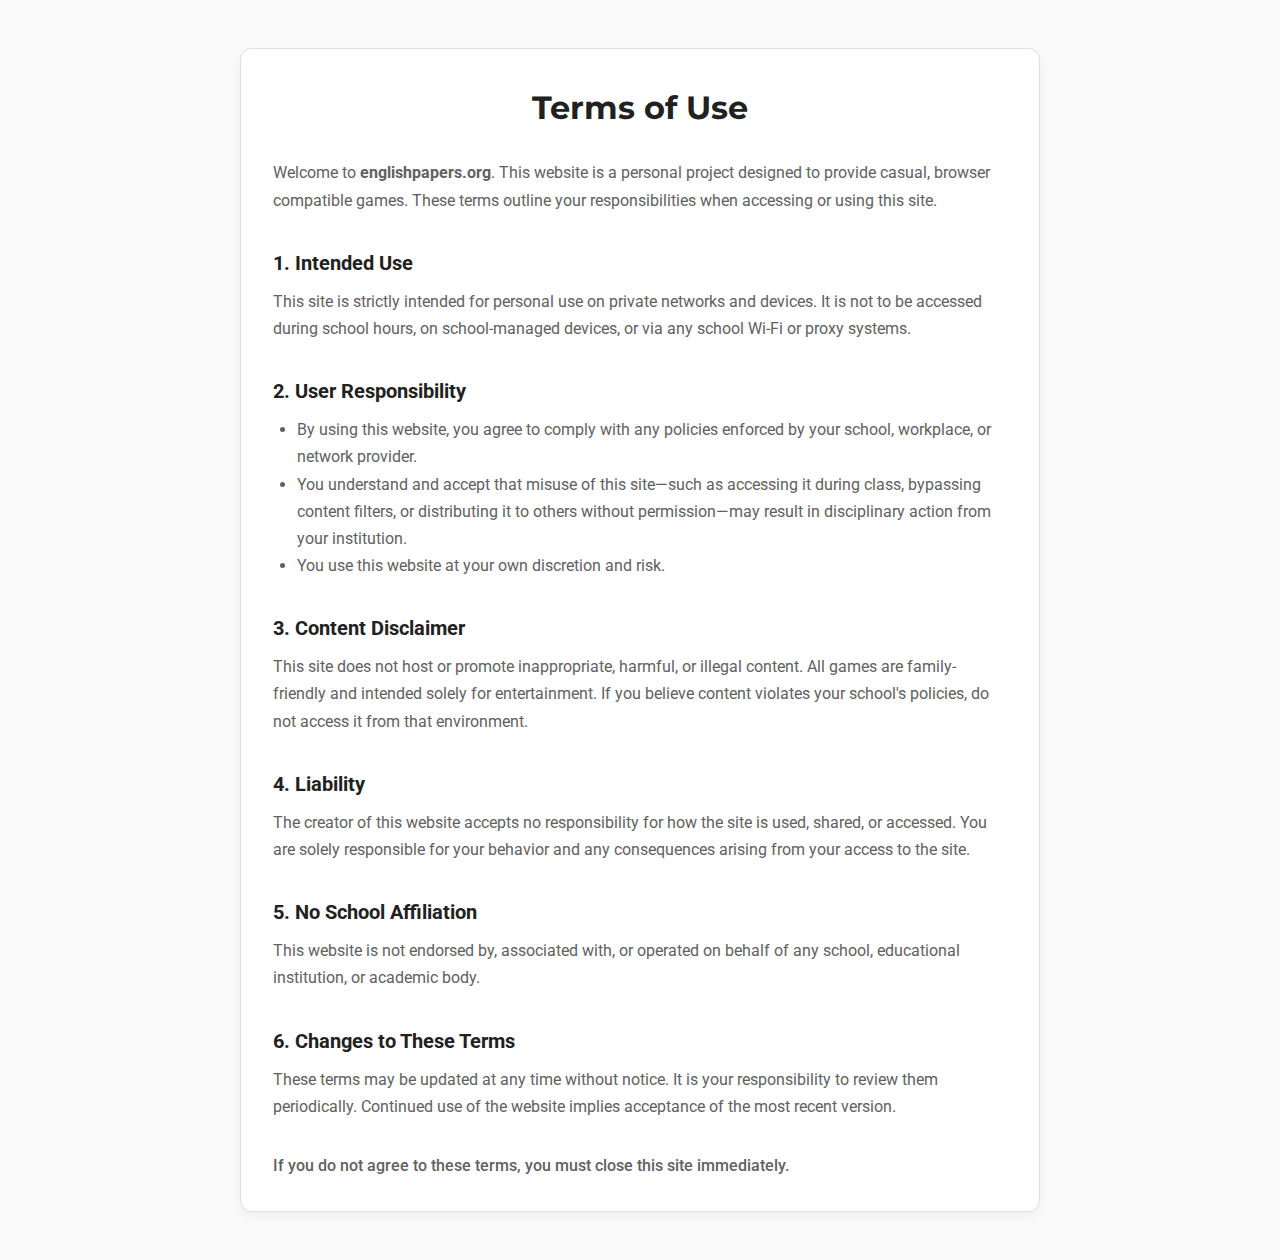
<file: terms.html>
<!DOCTYPE html>
<html lang="en">
<head>
  <meta charset="UTF-8">
  <title>Terms of Use | englishpapers.org</title>
  <link rel="stylesheet" href="css/main.css">
  <style>
    main {
      max-width: 800px;
      margin: 3rem auto;
      padding: 2rem;
      background: var(--surface);
      border: 1px solid var(--border);
      border-radius: var(--radius);
      box-shadow: 0 4px 12px rgba(0, 0, 0, 0.05);
      font-family: var(--font-body);
      line-height: 1.7;
    }
    h1 {
      font-family: var(--font-heading);
      font-size: 2rem;
      margin-bottom: 1.5rem;
      color: var(--text);
      text-align: center;
    }
    h2 {
      font-size: 1.25rem;
      margin-top: 2rem;
      margin-bottom: 0.5rem;
      color: var(--text);
    }
    p, li {
      color: var(--text-secondary);
    }
    ul {
      padding-left: 1.5rem;
    }
  </style>
</head>
<body>

<main>
  <h1>Terms of Use</h1>

  <p>Welcome to <strong>englishpapers.org</strong>. This website is a personal project designed to provide casual, browser compatible games. These terms outline your responsibilities when accessing or using this site.</p>

  <h2>1. Intended Use</h2>
  <p>This site is strictly intended for personal use on private networks and devices. It is not to be accessed during school hours, on school-managed devices, or via any school Wi-Fi or proxy systems.</p>

  <h2>2. User Responsibility</h2>
  <ul>
    <li>By using this website, you agree to comply with any policies enforced by your school, workplace, or network provider.</li>
    <li>You understand and accept that misuse of this site—such as accessing it during class, bypassing content filters, or distributing it to others without permission—may result in disciplinary action from your institution.</li>
    <li>You use this website at your own discretion and risk.</li>
  </ul>

  <h2>3. Content Disclaimer</h2>
  <p>This site does not host or promote inappropriate, harmful, or illegal content. All games are family-friendly and intended solely for entertainment. If you believe content violates your school's policies, do not access it from that environment.</p>

  <h2>4. Liability</h2>
  <p>The creator of this website accepts no responsibility for how the site is used, shared, or accessed. You are solely responsible for your behavior and any consequences arising from your access to the site.</p>

  <h2>5. No School Affiliation</h2>
  <p>This website is not endorsed by, associated with, or operated on behalf of any school, educational institution, or academic body.</p>

  <h2>6. Changes to These Terms</h2>
  <p>These terms may be updated at any time without notice. It is your responsibility to review them periodically. Continued use of the website implies acceptance of the most recent version.</p>

  <p style="margin-top: 2rem; font-weight: 500;">If you do not agree to these terms, you must close this site immediately.</p>
</main>

</body>
</html>
</file>
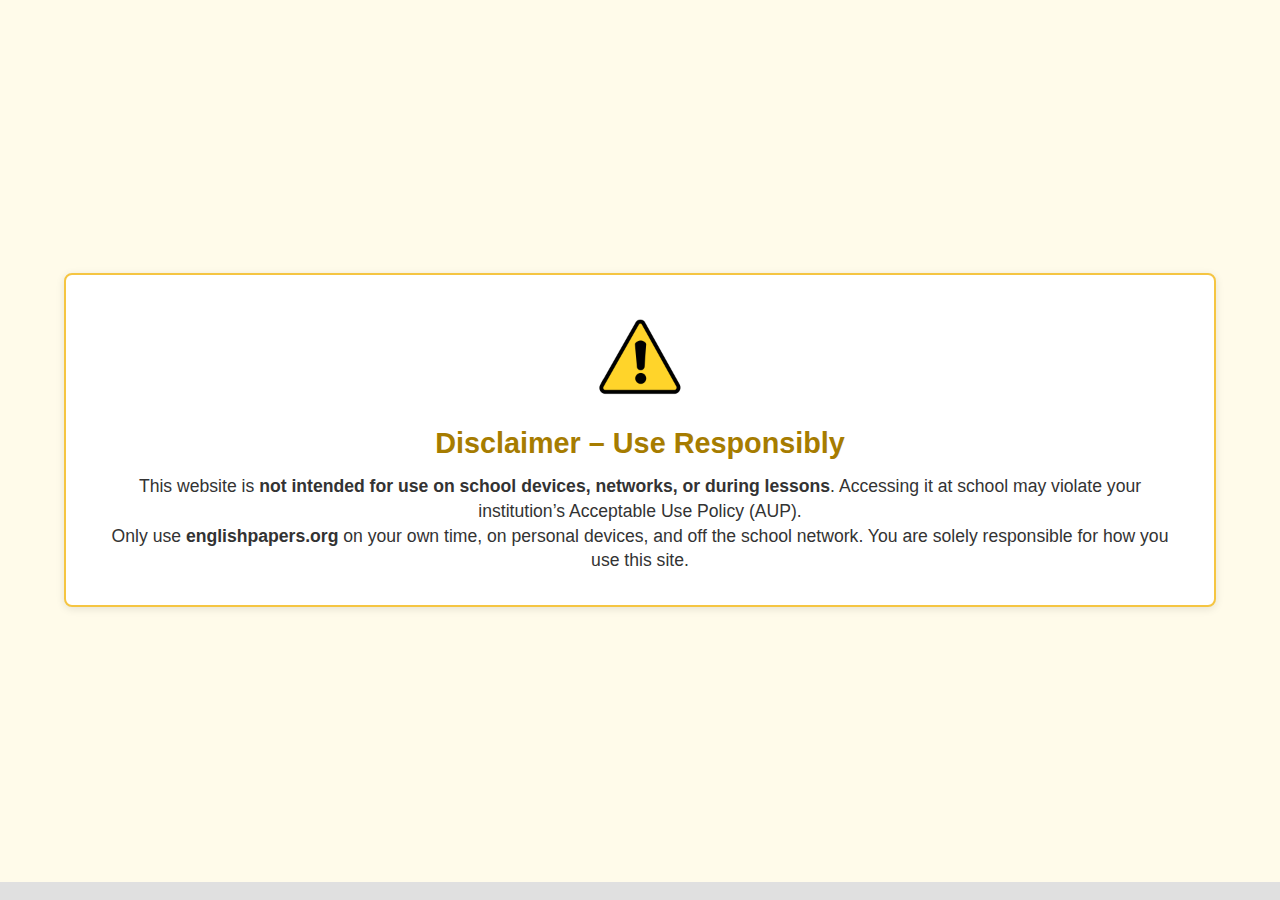
<file: warning.html>
<!DOCTYPE html>
<html lang="en">
<head>
  <meta charset="UTF-8" />
  <title>Warning</title>
  <style>
    * { box-sizing: border-box; margin: 0; padding: 0; }
    body {
      height: 100vh;
      display: flex;
      align-items: center;
      justify-content: center;
      font-family: sans-serif;
      background: #fffbea;
      color: #333;
      text-align: center;
      position: relative;
      padding-bottom: 20px; /* room for progress bar */
    }
    .warning-box {
      max-width: 90%;
      padding: 2em;
      border: 2px solid #f5c542;
      border-radius: 8px;
      background: #fff;
      box-shadow: 0 2px 8px rgba(0,0,0,0.1);
    }
    .logo {
      max-width: 100px;
      margin: 0 auto 1em;
    }
    h1 {
      font-size: 1.8em;
      margin-bottom: 0.5em;
      color: #a67c00;
    }
    p {
      font-size: 1.1em;
      line-height: 1.4;
    }
    /* Countdown bar at the bottom */
    #progress-container {
      position: absolute;
      bottom: 0; left: 0;
      width: 100%;
      height: 2%;
      background: #e0e0e0;
    }
    #progress-bar {
      width: 0%;
      height: 100%;
      background: #f5c542;
      animation: shrink 5s linear forwards;
    }
    @keyframes shrink {
      to { width: 100%; }
    }
    /* Spinner styles */
    .spinner {
      width: 50px;
      height: 50px;
      border: 5px solid rgba(0,0,0,0.1);
      border-top-color: #333;
      border-radius: 50%;
      animation: spin 1s infinite linear;
      margin: 0 auto 1em;
    }
    @keyframes spin {
      to { transform: rotate(360deg); }
    }
    .loading-text {
      font-size: 1.2em;
      margin-top: 0.5em;
    }
  </style>
</head>
<body>
  <div class="warning-box" id="warning">
    <!-- Placeholder for your logo -->
	    <img class="logo" src="[data-uri]" alt="Warning" />
<h1>Disclaimer – Use Responsibly</h1>
  <p>
    This website is <strong>not intended for use on school devices, networks, or during lessons</strong>. Accessing it at school may violate your institution’s Acceptable Use Policy (AUP).
  </p>
  <p>
    Only use <strong>englishpapers.org</strong> on your own time, on personal devices, and off the school network. You are solely responsible for how you use this site.
  </p>
  </div>

  <div id="progress-container">
    <div id="progress-bar"></div>
  </div>

  <script>
    // After 5 seconds, hide the warning and show the spinner + "Loading Game..."
    setTimeout(() => {
      // remove warning and progress bar
      document.getElementById('warning').remove();
      document.getElementById('progress-container').remove();

      // create spinner container
      const spinnerContainer = document.createElement('div');
      spinnerContainer.id = 'loading';
      // spinner
      const spinner = document.createElement('div');
      spinner.className = 'spinner';
      spinnerContainer.appendChild(spinner);
      // loading text
      const text = document.createElement('div');
      text.className = 'loading-text';
      text.textContent = 'Loading Game...';
      spinnerContainer.appendChild(text);


  </script>
</body>
</html>
</file>
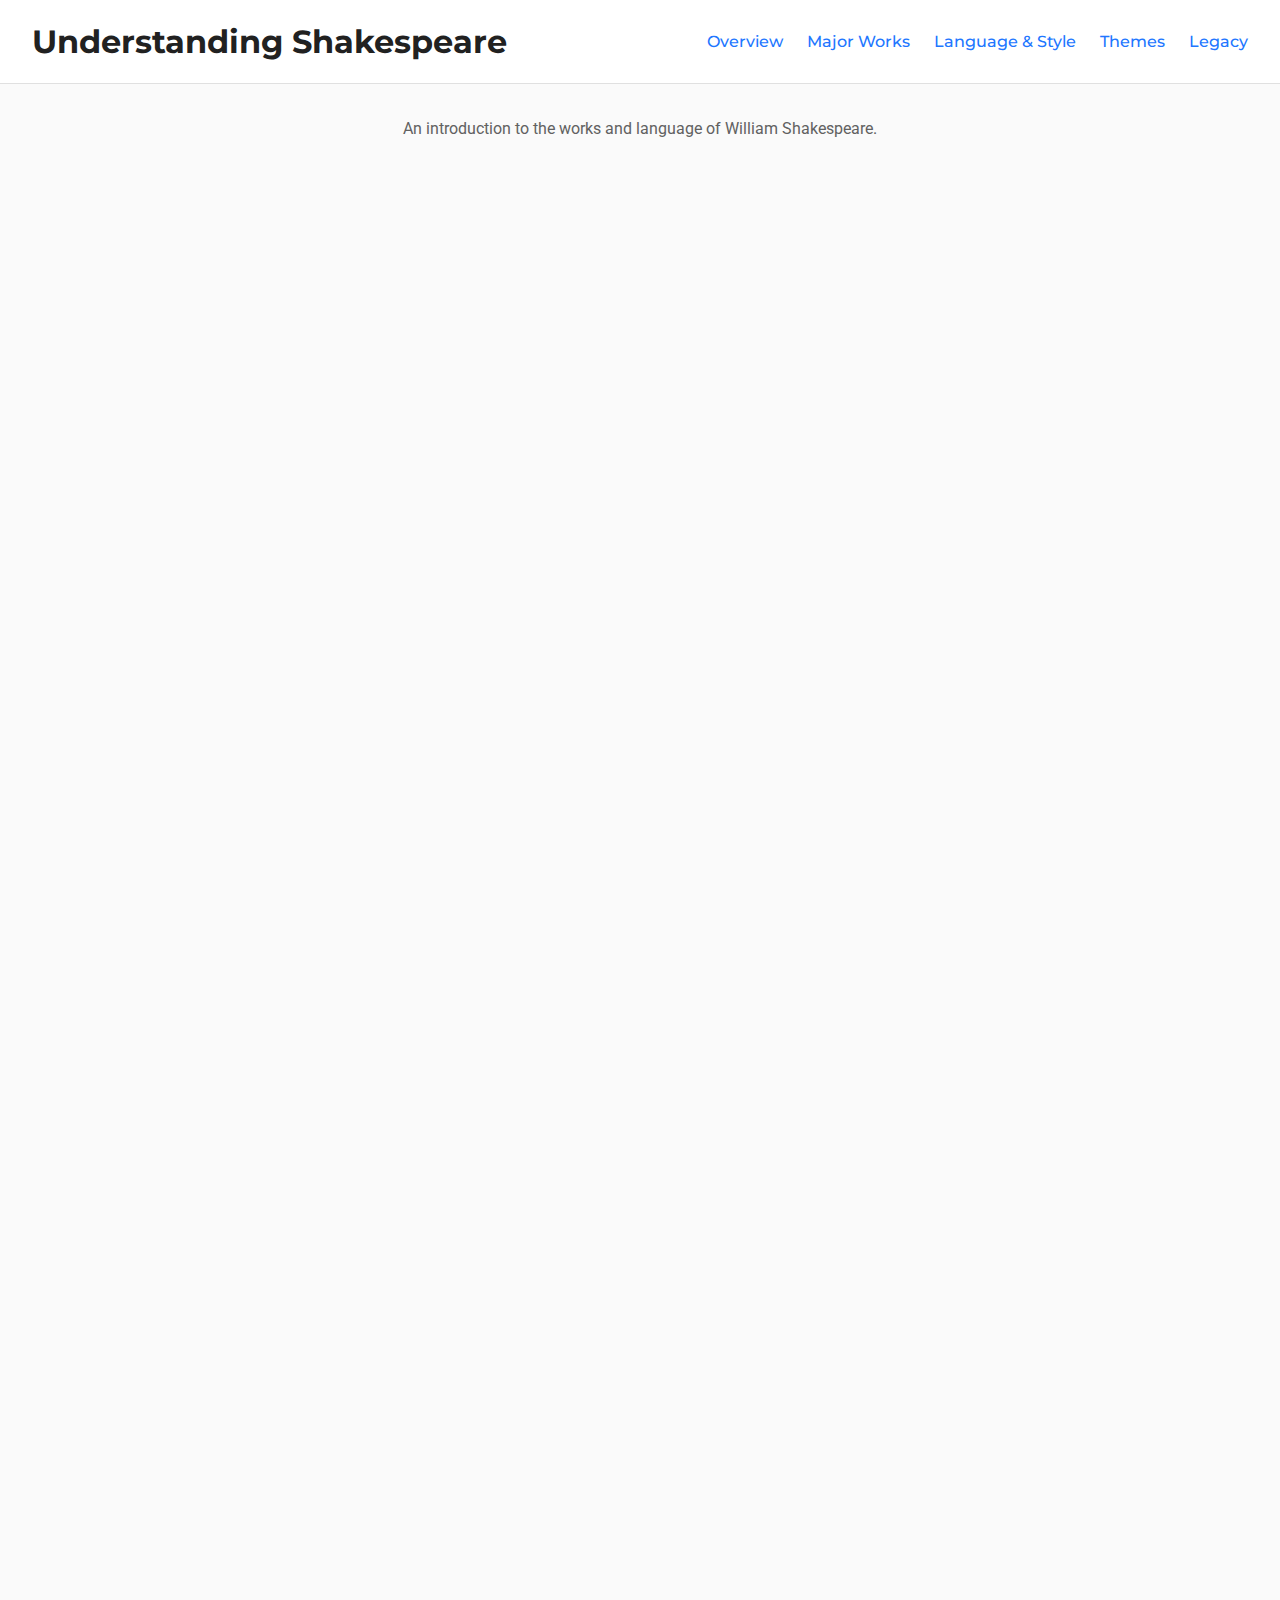
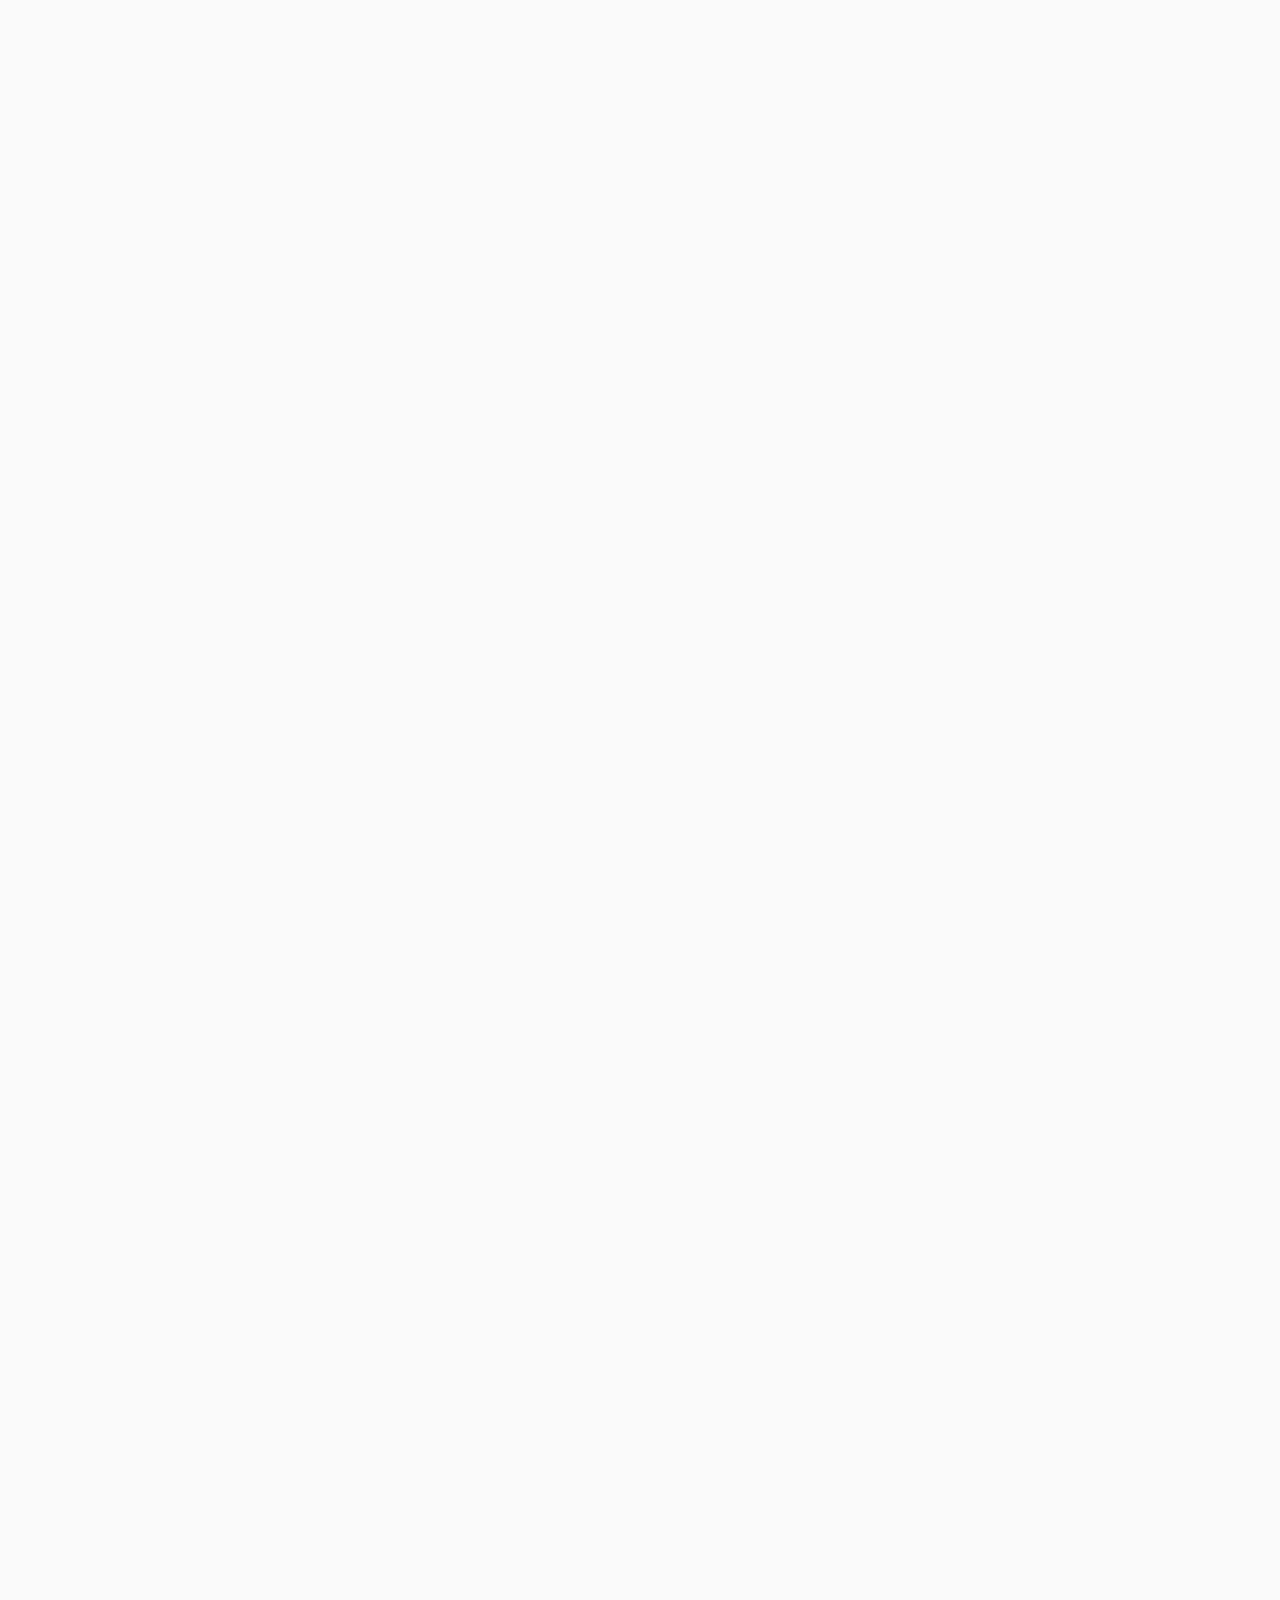
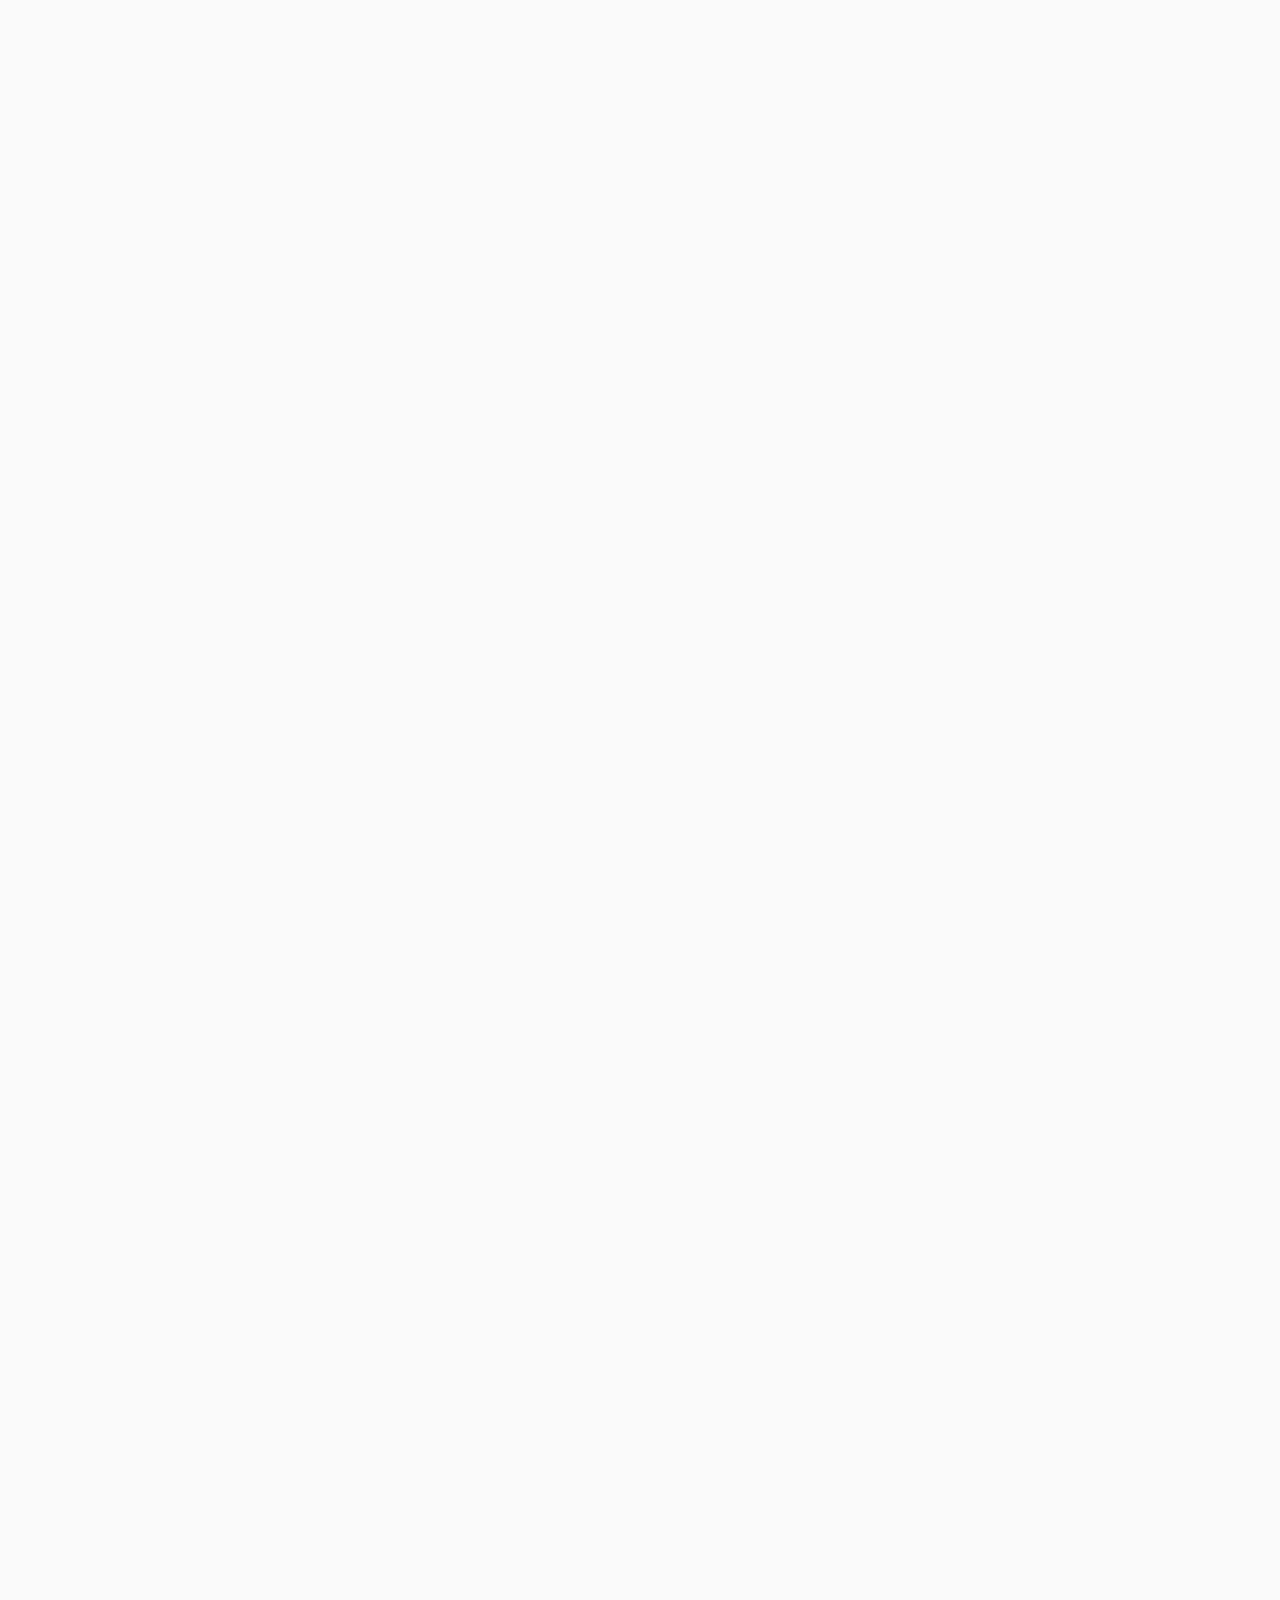
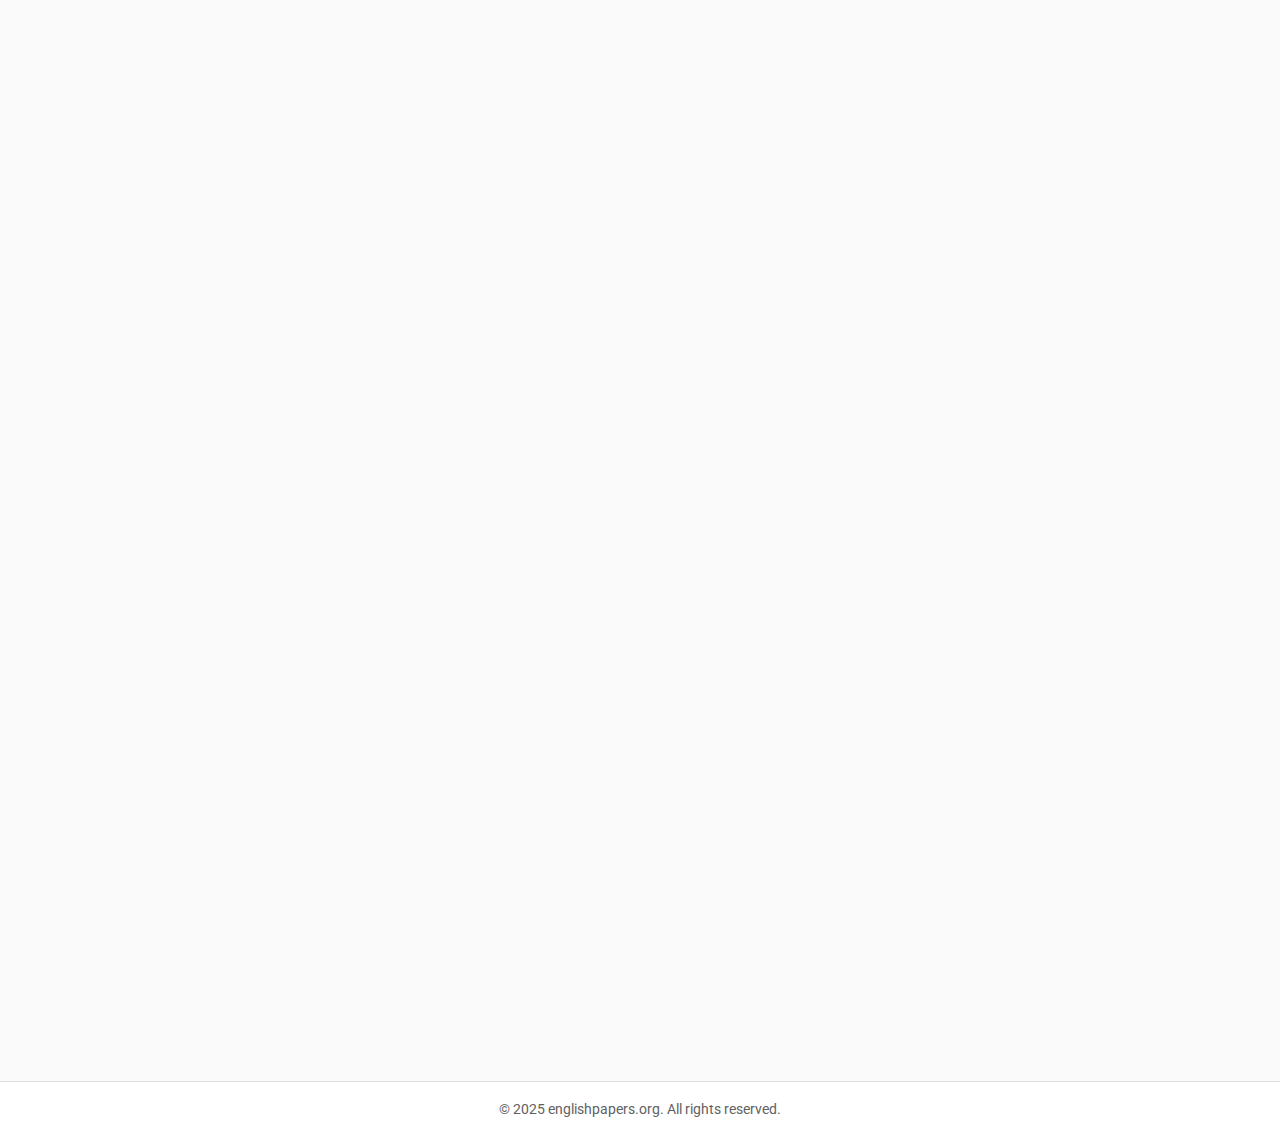
<file: article/1.html>
<!DOCTYPE html>
<html lang="en">
<head>
  <meta charset="UTF-8">
  <meta name="viewport" content="width=device-width, initial-scale=1">
  <title>Understanding Shakespeare</title>

  <!-- Inlined main.css + Enhanced Animations -->
  <style>
  /* ============================= */
  /*  Inlined CSS + Enhanced Animations */
  /* ============================= */

  @import url('https://fonts.googleapis.com/css2?family=Montserrat:wght@600&family=Roboto:wght@300;400;500&display=swap');

  :root {
    --accent-color: #2176FF;
    --accent-hover: #1a5fd0;
    --background-color: #FAFAFA;
    --surface-color: #FFFFFF;
    --text-primary: #212121;
    --text-secondary: #616161;
    --border-color: #E0E0E0;
    --shadow-color: rgba(0, 0, 0, 0.05);
    --radius: 12px;
    --transition-speed: 0.2s;
    --font-sans: 'Roboto', sans-serif;
    --font-heading: 'Montserrat', sans-serif;
  }

  *, *::before, *::after {
    box-sizing: border-box;
  }
  body, h1, h2, p, ul {
    margin: 0; padding: 0;
  }
  html, body {
    height: 100%;
  }
  body {
    font-family: var(--font-sans);
    background-color: var(--background-color);
    color: var(--text-primary);
    line-height: 1.6;
    display: flex;
    flex-direction: column;
  }

  a {
    color: var(--accent-color);
    text-decoration: none;
    position: relative;
    transition: color var(--transition-speed);
  }
  a::after {
    content: '';
    position: absolute;
    left: 0; bottom: -2px;
    width: 0; height: 2px;
    background: var(--accent-color);
    transition: width var(--transition-speed) ease;
  }
  a:hover {
    color: var(--accent-hover);
  }
  a:hover::after {
    width: 100%;
  }

  header {
    background: var(--surface-color);
    padding: 1rem 2rem;
    display: flex;
    align-items: center;
    justify-content: space-between;
    border-bottom: 1px solid var(--border-color);
    position: sticky;
    top: 0;
    z-index: 100;
    animation: slideDown 0.6s ease-out both;
  }
  header h1 {
    font-family: var(--font-heading);
    font-size: 2rem;
    color: var(--text-primary);
  }
  header nav {
    display: flex;
    gap: 1.5rem;
  }
  header nav a {
    font-family: var(--font-heading);
    font-weight: 500;
    font-size: 1rem;
  }

  main {
    flex: 1;
    padding: 2rem 1rem;
    max-width: 1000px;
    margin: 0 auto;
  }
  p.subtitle {
    font-size: 1rem;
    color: var(--text-secondary);
    text-align: center;
    margin-bottom: 2rem;
    animation: fadeIn 1s ease-out both 0.3s;
  }

  /* Sections */
  .featured-section {
    margin-top: 3rem;
    opacity: 0;
    transform: translateY(20px);
    animation: fadeInUp 0.8s ease-out both;
  }
  .featured-section:nth-of-type(1) { animation-delay: 0.4s; }
  .featured-section:nth-of-type(2) { animation-delay: 0.6s; }
  .featured-section:nth-of-type(3) { animation-delay: 0.8s; }
  .featured-section:nth-of-type(4) { animation-delay: 1s; }
  .featured-section:nth-of-type(5) { animation-delay: 1.2s; }
  .featured-section h2 {
    font-family: var(--font-heading);
    font-size: 1.75rem;
    margin-bottom: 1rem;
    text-align: center;
  }

  figure {
    margin-bottom: 1rem;
    overflow: hidden;
    border-radius: var(--radius);
  }
  figure img {
    width: 100%;
    display: block;
    transition: transform var(--transition-speed) ease;
  }
  figure:hover img {
    transform: scale(1.05);
  }
  figcaption {
    text-align: center;
    font-size: 0.9rem;
    color: var(--text-secondary);
    margin-top: 0.5rem;
  }

  /* Button */
  .btn-primary {
    background-color: var(--accent-color);
    color: #fff;
    border: none;
    padding: 0.75rem 1.5rem;
    font-family: var(--font-heading);
    font-size: 1rem;
    border-radius: var(--radius);
    cursor: pointer;
    box-shadow: 0 4px 8px var(--shadow-color);
    transition: background-color var(--transition-speed), transform var(--transition-speed);
    animation: pulse 2s infinite ease-in-out 2s;
  }
  .btn-primary:hover {
    background-color: var(--accent-hover);
    transform: translateY(-2px) scale(1.02);
  }

  .resources-list {
    list-style: none;
    padding: 0;
    max-width: 800px;
    margin: 1rem auto 2rem;
  }
  .resources-list li {
    background: var(--surface-color);
    border: 1px solid var(--border-color);
    border-radius: var(--radius);
    margin: 0.75rem 0;
    padding: 1rem;
    box-shadow: 0 2px 4px var(--shadow-color);
    transition: transform var(--transition-speed), box-shadow var(--transition-speed);
    opacity: 0;
    animation: fadeInUp 0.8s ease-out both;
    animation-delay: 1.4s;
  }
  .resources-list li:hover {
    transform: translateY(-2px);
    box-shadow: 0 4px 8px var(--shadow-color);
  }
  .resources-list li a {
    font-family: var(--font-heading);
    font-weight: 500;
    font-size: 1.1rem;
  }

  footer {
    background: var(--surface-color);
    border-top: 1px solid var(--border-color);
    color: var(--text-secondary);
    padding: 1rem 2rem;
    text-align: center;
    font-size: 0.9rem;
    margin-top: auto;
  }

  @media (max-width: 600px) {
    header h1 { font-size: 1.75rem; }
    .btn-primary { padding: 0.6rem 1.2rem; font-size: 0.9rem; }
  }

  /* === KEYFRAME ANIMATIONS === */
  @keyframes fadeIn {
    from { opacity: 0; }
    to   { opacity: 1; }
  }
  @keyframes fadeInUp {
    from { opacity: 0; transform: translateY(20px); }
    to   { opacity: 1; transform: translateY(0); }
  }
  @keyframes slideDown {
    from { opacity: 0; transform: translateY(-20px); }
    to   { opacity: 1; transform: translateY(0); }
  }
  @keyframes pulse {
    0%, 100% { transform: scale(1); }
    50%      { transform: scale(1.05); }
  }
  </style>
</head>
<body>
  <header>
    <h1>Understanding Shakespeare</h1>
    <nav>
      <a href="#overview">Overview</a>
      <a href="#works">Major Works</a>
      <a href="#language">Language &amp; Style</a>
      <a href="#themes">Themes</a>
      <a href="#legacy">Legacy</a>
    </nav>
  </header>

  <main>
    <p class="subtitle">An introduction to the works and language of William Shakespeare.</p>

    <section id="overview" class="featured-section">
      <h2>Who Was William Shakespeare?</h2>
      <figure>
        <img src="images/shakespeare_portrait.jpg" alt="Portrait of William Shakespeare">
        <figcaption>Portrait of William Shakespeare</figcaption>
      </figure>
      <p>
        William Shakespeare (1564–1616) is widely regarded as the greatest writer in the English language. Born
        in Stratford-upon-Avon, he rose from modest beginnings to become an actor, playwright, and shareholder
        in the Lord Chamberlain’s Men (later the King’s Men) in London. Over his lifetime, Shakespeare penned
        at least 38 plays, 154 sonnets, and numerous poems—works that continue to resonate across cultures
        and centuries.
      </p>
      <p>
        Shakespeare’s life is as intriguing as his plays. Though records chart his baptism and his will, details
        about his personal beliefs and private life remain scarce, giving rise to scholarly debates and even
        conspiracy theories about authorship.
      </p>
    </section>

    <section id="works" class="featured-section">
      <h2>Major Works</h2>
      <figure>
        <img src="images/hamlet_scene.jpg" alt="Scene from Hamlet">
        <figcaption>Scene from <em>Hamlet</em></figcaption>
      </figure>
      <p>
        Shakespeare’s plays can be grouped into tragedies, comedies, and histories. Among the tragedies,
        <em>Hamlet</em>, <em>Othello</em>, <em>King Lear</em>, and <em>Macbeth</em> stand out for their profound
        exploration of ambition, madness, and moral corruption.
      </p>
      <p>
        His comedies—such as <em>A Midsummer Night’s Dream</em>, <em>Much Ado About Nothing</em>, and
        <em>As You Like It</em>—delight with mistaken identities, witty banter, and happy resolutions.
        The history plays, including <em>Henry V</em> and <em>Richard III</em>, dramatize the political
        struggles of England’s monarchy.
      </p>
    </section>

    <section id="language" class="featured-section">
      <h2>Language &amp; Style</h2>
      <figure>
        <img src="images/globe_theatre.jpg" alt="Globe Theatre">
        <figcaption>The Globe Theatre in London</figcaption>
      </figure>
      <p>
        Shakespeare’s mastery of Early Modern English gave English its enduring literary richness. He
        coined thousands of words—“assassination,” “bedazzled,” “swagger,” and more—and crafted
        phrases like “to be or not to be” that have become part of everyday speech.
      </p>
      <p>
        His verse often uses iambic pentameter, a rhythmic pattern that mirrors natural speech. Shakespeare
        interwove prose and poetry, using lofty verse for nobility and witty prose for humor or commoners,
        creating dynamic contrasts within his plays.
      </p>
    </section>

    <section id="themes" class="featured-section">
      <h2>Key Themes</h2>
      <figure>
        <img src="images/romeo_juliet.jpg" alt="Romeo and Juliet">
        <figcaption>Romeo and Juliet, Shakespeare’s exploration of love and fate</figcaption>
      </figure>
      <p>
        Recurring themes in Shakespeare’s work include love, power, jealousy, betrayal, and the supernatural.
        In <em>Romeo and Juliet</em>, he examines the fervor of young love and the tragic consequences of
        family feuds. In <em>Macbeth</em>, he delves into unchecked ambition and guilt.
      </p>
      <p>
        Many plays also explore the fine line between appearance and reality—characters disguise themselves,
        deceive others, or question their own identities, as in <em>Twelfth Night</em> and <em>Othello</em>.
      </p>
    </section>

    <section id="legacy" class="featured-section">
      <h2>Shakespeare’s Enduring Legacy</h2>
      <figure>
        <img src="images/shakespeare_statue.jpg" alt="Statue of Shakespeare">
        <figcaption>Statue of Shakespeare outside the British Library</figcaption>
      </figure>
      <p>
        Shakespeare’s influence on literature, theater, and film is immeasurable. His works have been
        translated into every major living language and are performed more often than those of any other
        playwright. From modern retellings in movies to acclaimed theatre productions, his presence remains ubiquitous.
      </p>
      <p>
        Academic debate over textual variants, editing, and performance practices ensures that Shakespeare
        scholarship continues to evolve with each generation.
      </p>
    </section>

 

    <section id="resources" class="featured-section">
      <h2>Further Reading &amp; Resources</h2>
      <ul class="resources-list">
        <li>
          <a href="https://www.britannica.com/biography/William-Shakespeare" target="_blank">
            William Shakespeare – Britannica
          </a>
        </li>
        <li>
          <a href="https://shakespeare.folger.edu/" target="_blank">
            Folger Shakespeare Library
          </a>
        </li>
        <li>
          <a href="https://www.openstax.org/books/literature/pages/shakespeare" target="_blank">
            OpenStax: Shakespeare’s Works
          </a>
        </li>
      </ul>
    </section>
  </main>

  <footer>
    &copy; 2025 englishpapers.org. All rights reserved.
  </footer>
</body>
</html>
</file>
<file: css/subjectBtn.css>
.subject-buttons {
  display: flex;
  justify-content: center;
  align-items: center;
  gap: 10px;
  padding: 24px;
  background-color: #f0f4f8;
}

.subject-btn {
  display: flex;
  flex-direction: column;
  align-items: center;
  justify-content: center;
  width: 120px;          /* increased width */
  height: 100px;         /* square buttons */
  padding: 16px;
  background-color: #ffffff;
  border: 2px solid transparent;
  border-radius: 4px;    /* subtle squared corners */
  box-shadow: 0 2px 6px rgba(0, 0, 0, 0.1);
  cursor: pointer;
  transition: border-color 0.3s, box-shadow 0.3s;
}

.subject-btn .icon {
  width: 40px;
  height: 40px;
  margin-bottom: 12px;
}

.subject-btn span {
  font-size: 1rem;
  font-weight: 500;
  color: #333;
}

.subject-btn:hover {
  border-color: #005fa3;
  box-shadow: 0 4px 12px rgba(0, 0, 0, 0.15);
}

.subject-btn:focus {
  outline: none;
  border-color: #007acc;
}

.subject-btn.active {
  border-color: #007acc;
  background-color: #e6f2ff;
}
</file>
<file: css/main.css>
/* css/main.css */

/* 1. Variables & Reset */
@import url('https://fonts.googleapis.com/css2?family=Montserrat:wght@600&family=Roboto:wght@300;400;500&display=swap');

:root {
  --accent: #2176FF;
  --accent-hover: #1A5FF0;
  --bg: #FAFAFA;
  --surface: #FFFFFF;
  --text: #212121;
  --text-secondary: #616161;
  --border: #E0E0E0;
  --radius: 12px;
  --shadow: rgba(0,0,0,0.05);
  --transition: 0.2s ease;
  --font-body: 'Roboto', sans-serif;
  --font-heading: 'Montserrat', sans-serif;
}

* { margin:0; padding:0; box-sizing:border-box; }
html,body { width:100%; min-height:100%; background:var(--bg); color:var(--text); font-family:var(--font-body); }

/* 2. Header & Nav */
header {
  background:var(--surface);
  border-bottom:1px solid var(--border);
  padding:1rem 2rem;
  text-align:center;
}
nav { display:inline-flex; gap:2rem; }
nav a {
  font-family:var(--font-heading);
  font-weight:500;
  color:var(--accent);
  text-decoration:none;
  transition:color var(--transition);
}
nav a:hover { color:var(--accent-hover); }

/* 3. Warning Banner */
.warning-banner {
  background:rgba(255,0,0,0.1);
  border:2px solid red;
  color:red;
  text-align:center;
  padding:0.75rem 1rem;
  margin:1rem auto;
  max-width:90%;
  border-radius:var(--radius);
  font-size:0.95rem;
}

/* 4. Index Articles Grid */
.articles-grid {
  display:grid;
  grid-template-columns:repeat(3,1fr);
  gap:1.5rem;
  padding:2rem;
  max-width:1200px;
  margin:2rem auto;
}
.article-card {
  background:var(--surface);
  border:1px solid var(--border);
  border-radius:var(--radius);
  box-shadow:0 2px 4px var(--shadow);
  overflow:hidden;
  display:flex; flex-direction:column;
  transition:transform var(--transition),box-shadow var(--transition);
}
.article-card:hover {
  transform:translateY(-4px);
  box-shadow:0 6px 16px var(--shadow);
}
.article-card img {
  width:100%;
  height:180px;
  object-fit:cover;
}
.article-card h3 {
  font-family:var(--font-heading);
  font-size:1.1rem;
  margin:1rem;
}
.article-card p {
  flex-grow:1;
  margin:0 1rem 1rem;
  color:var(--text-secondary);
}
.article-card button {
  margin:0 1rem 1rem;
  padding:0.5rem;
  background:var(--accent);
  color:#fff;
  border:none;
  border-radius:var(--radius);
  font-family:var(--font-body);
  cursor:pointer;
  transition:background var(--transition);
}
.article-card button:hover { background:var(--accent-hover); }

/* 5. Activities Search & Grid */
.search-bar {
  text-align:center;
  margin:1rem 0;
}
.search-bar input {
  width:90%; max-width:1000px;
  padding:0.75rem 1rem;
  border:1px solid var(--border);
  border-radius:999px;
  font-size:1rem;
  outline:none;
  transition:border-color var(--transition);
}
.search-bar input::placeholder { color:var(--text-secondary); }
.search-bar input:focus { border-color:var(--accent); }

.activities-grid {
  display:grid;
  grid-template-columns:repeat(auto-fill,minmax(140px,1fr));
  gap:1rem;
  padding:0 2rem 2rem;
  max-width:1200px;
  margin:auto;
}
.game-tile {
  background:var(--surface);
  border:1px solid var(--border);
  border-radius:var(--radius);
  box-shadow:0 2px 4px var(--shadow);
  overflow:hidden;
  text-align:center;
  cursor:pointer;
  transition:transform var(--transition),box-shadow var(--transition);
  display:flex; flex-direction:column;
}
.game-tile:hover {
  transform:translateY(-4px);
  box-shadow:0 6px 16px var(--shadow);
}
.game-tile img {
  width:100%;
  aspect-ratio:1/1;
  object-fit:cover;
}
.game-name {
  margin:0.75rem 1rem 1rem;
  font-family:var(--font-heading);
  font-size:0.95rem;
  color:var(--text);
  flex-grow:1;
}

/* 6. Game Container & Loader */
#game-container {
  width:80vw;
  max-width:1000px;
  margin:2rem auto;
  aspect-ratio:16/9;
  position:relative;
  background:#000;
}
#game-container iframe {
  position:absolute; inset:0;
  width:100%; height:100%; border:none;
}
#loader-overlay {
  position:absolute; inset:0;
  display:flex; align-items:center; justify-content:center;
  background:rgba(255,255,255,0.8);
  font-family:var(--font-heading);
  font-size:1.2rem;
  cursor:pointer;
  transition:background var(--transition);
}
#loader-overlay:hover { background:rgba(255,255,255,0.6); }

/* 7. Forget Key Button */
.forget-btn {
  display:block;
  margin:1rem auto 2rem;
  padding:0.5rem 1rem;
  background:#E53935;
  color:#fff;
  border:none;
  border-radius:var(--radius);
  font-family:var(--font-body);
  cursor:pointer;
  transition:background var(--transition);
}
.forget-btn:hover { background:#D32F2F; }

/* 8. Code‐Gate Overlay & Spinner */
#code-container {
  position:fixed; inset:0;
  background:rgba(0,0,0,0.6);
  display:flex; align-items:center; justify-content:center;
  z-index:10000;
}
.code-card {
  background:var(--surface);
  padding:2rem;
  border-radius:var(--radius);
  box-shadow:0 4px 12px rgba(0,0,0,0.15);
  max-width:360px; width:90%;
  text-align:center;
}
.code-card h2 {
  font-family:var(--font-heading);
  color:var(--text);
  margin-bottom:1rem;
  font-size:1.25rem;
}
.letter-inputs {
  display:grid;
  grid-template-columns:repeat(6,1fr);
  gap:0.5rem;
  margin-bottom:1rem;
}
.letter-inputs input {
  width:100%; aspect-ratio:1;
  font-size:1.5rem; font-family:var(--font-heading);
  text-align:center; text-transform:uppercase;
  border:1px solid var(--border);
  border-radius:var(--radius);
  transition:border-color var(--transition);
}
.letter-inputs input:focus {
  border-color:var(--accent);
  outline:none;
}
#confirm-btn {
  width:100%; padding:0.75rem;
  background:var(--accent); color:#fff;
  border:none; border-radius:var(--radius);
  font-size:1rem; font-family:var(--font-body);
  cursor:pointer; transition:background var(--transition);
}
#confirm-btn:hover:not(:disabled) { background:var(--accent-hover); }
#confirm-btn:disabled { opacity:0.6; cursor:default; }
#code-message {
  margin-top:0.5rem; min-height:1.2em;
  font-size:0.9rem; color:var(--text-secondary);
}
.spinner {
  width:3rem; height:3rem;
  border:4px solid rgba(0,0,0,0.1);
  border-top:4px solid var(--accent);
  border-radius:50%;
  animation:spin 1s linear infinite;
  margin:0 auto 1rem;
}
@keyframes spin { to { transform:rotate(360deg); } }

/* 9. Skip-Gate Helper */
.skip-gate #code-container { display:none!important; }
.skip-gate #main-content   { display:block!important; }
.skip-gate #app-content    { display:block!important; }
</file>
